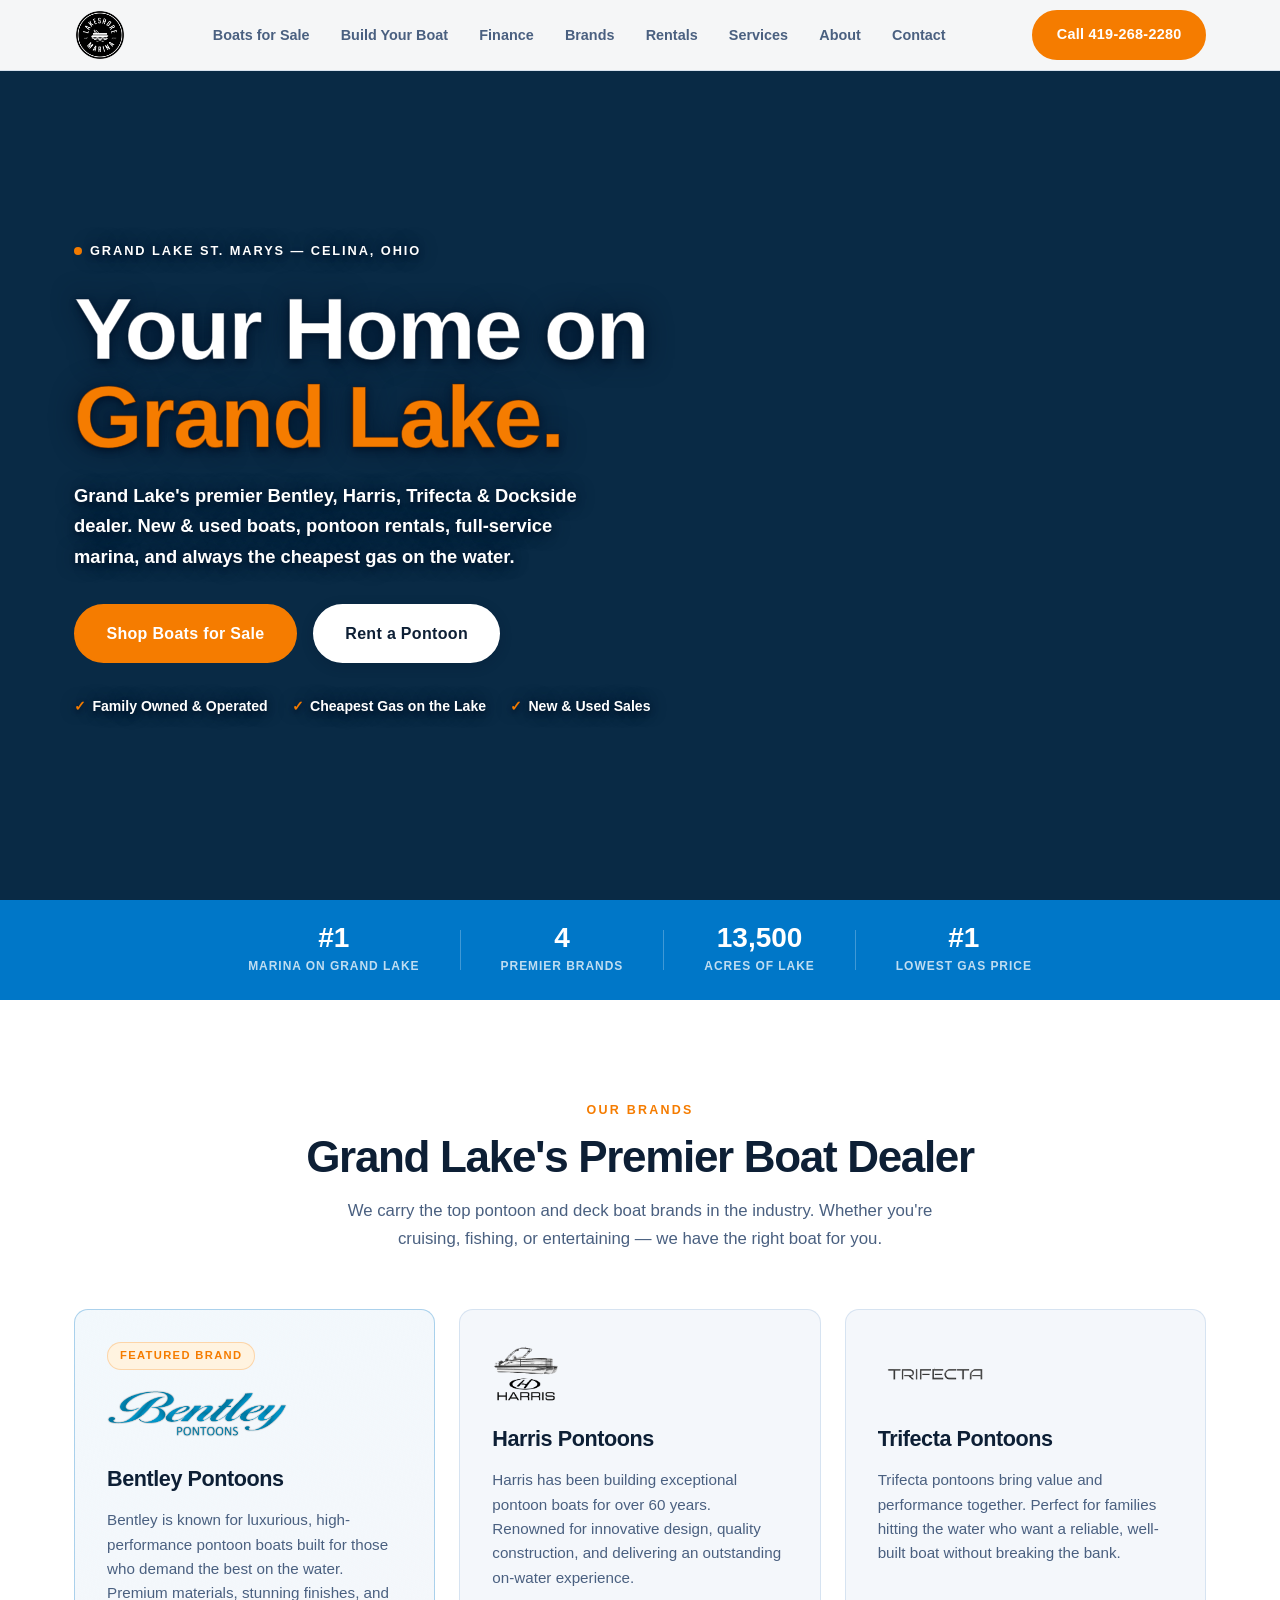
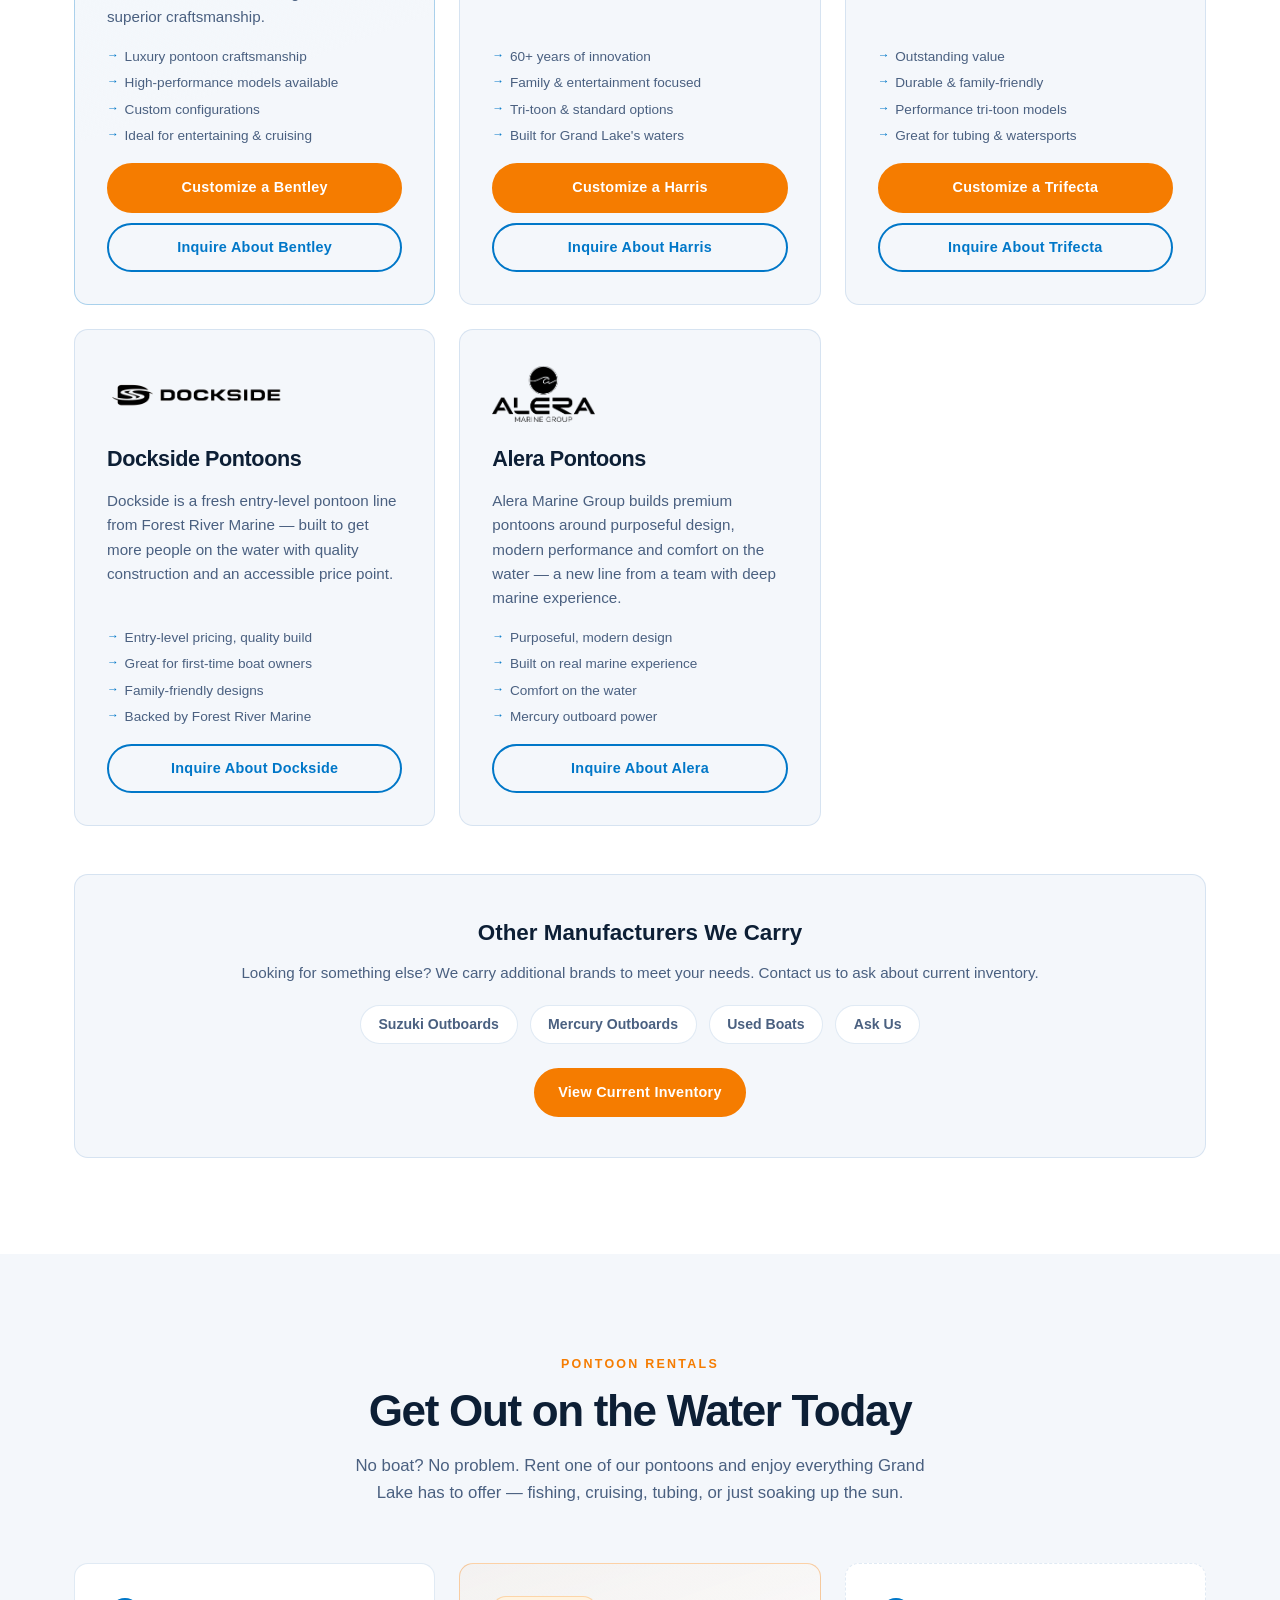
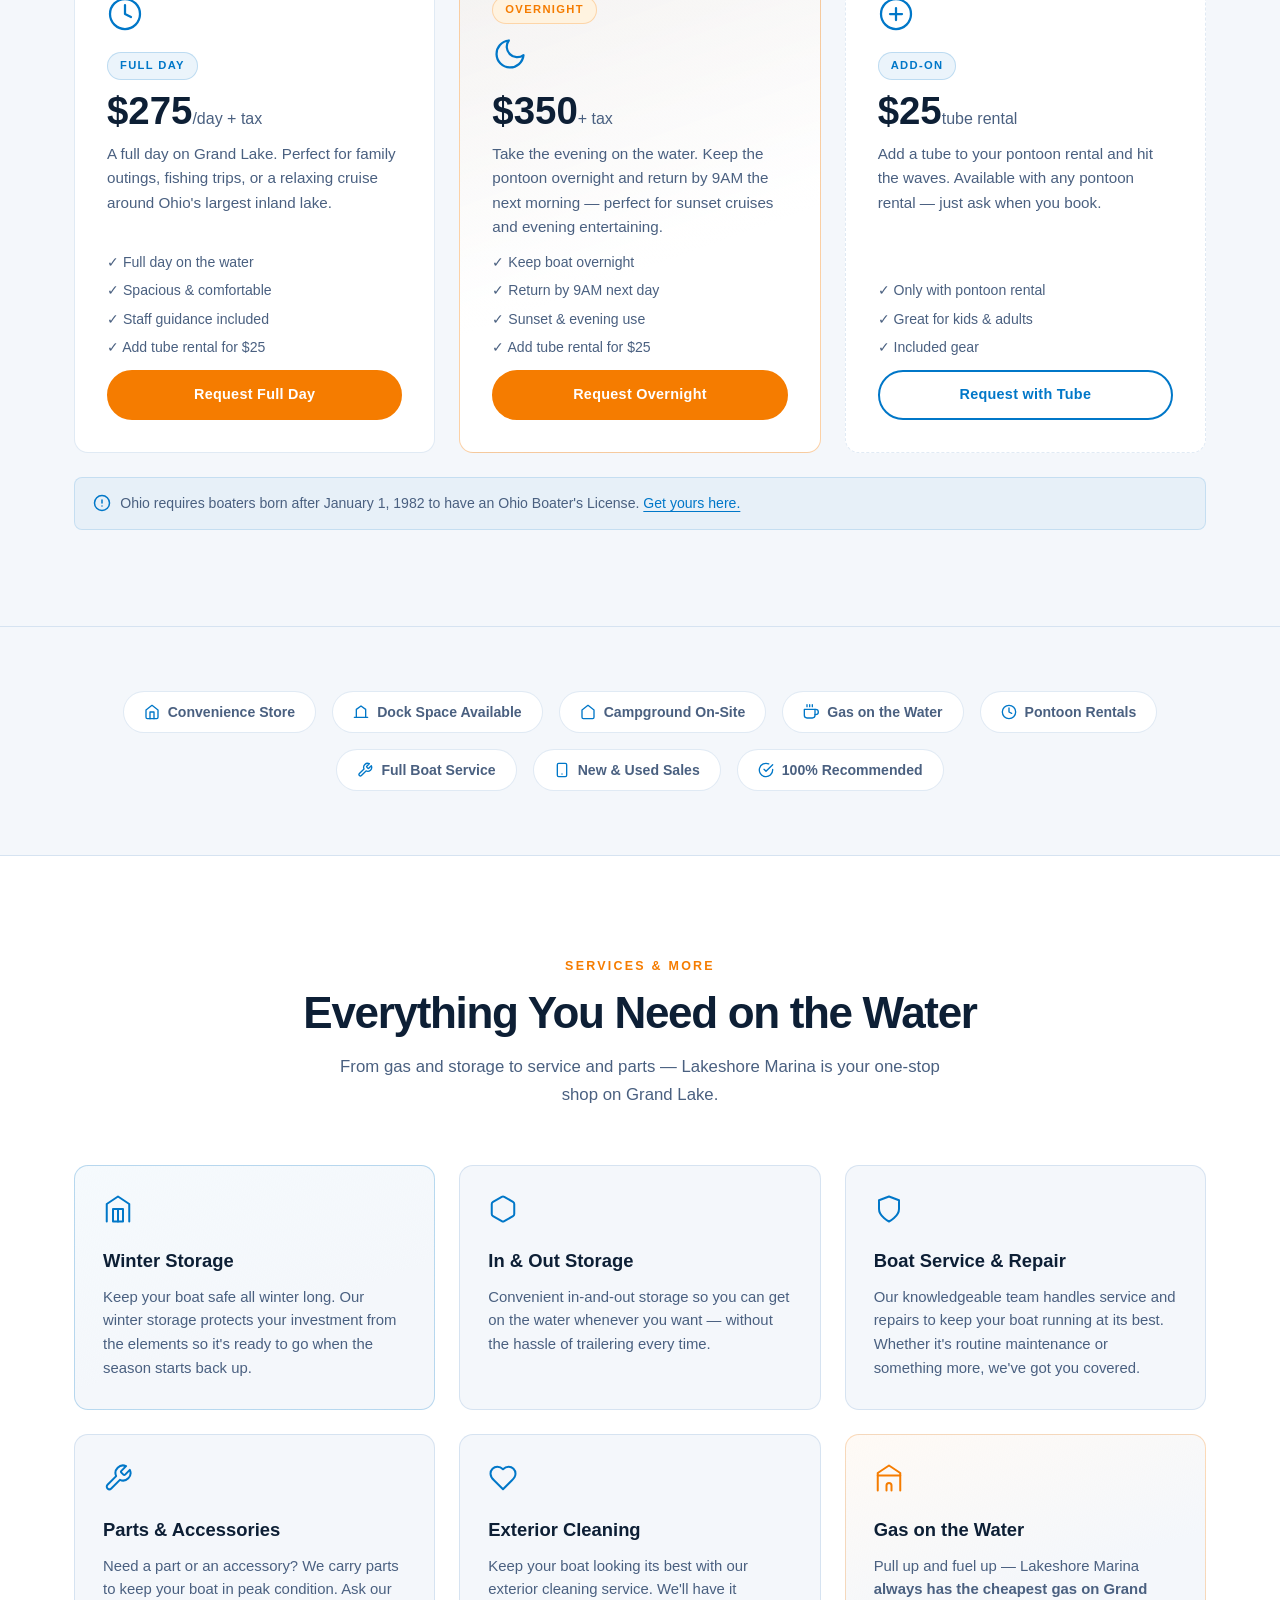
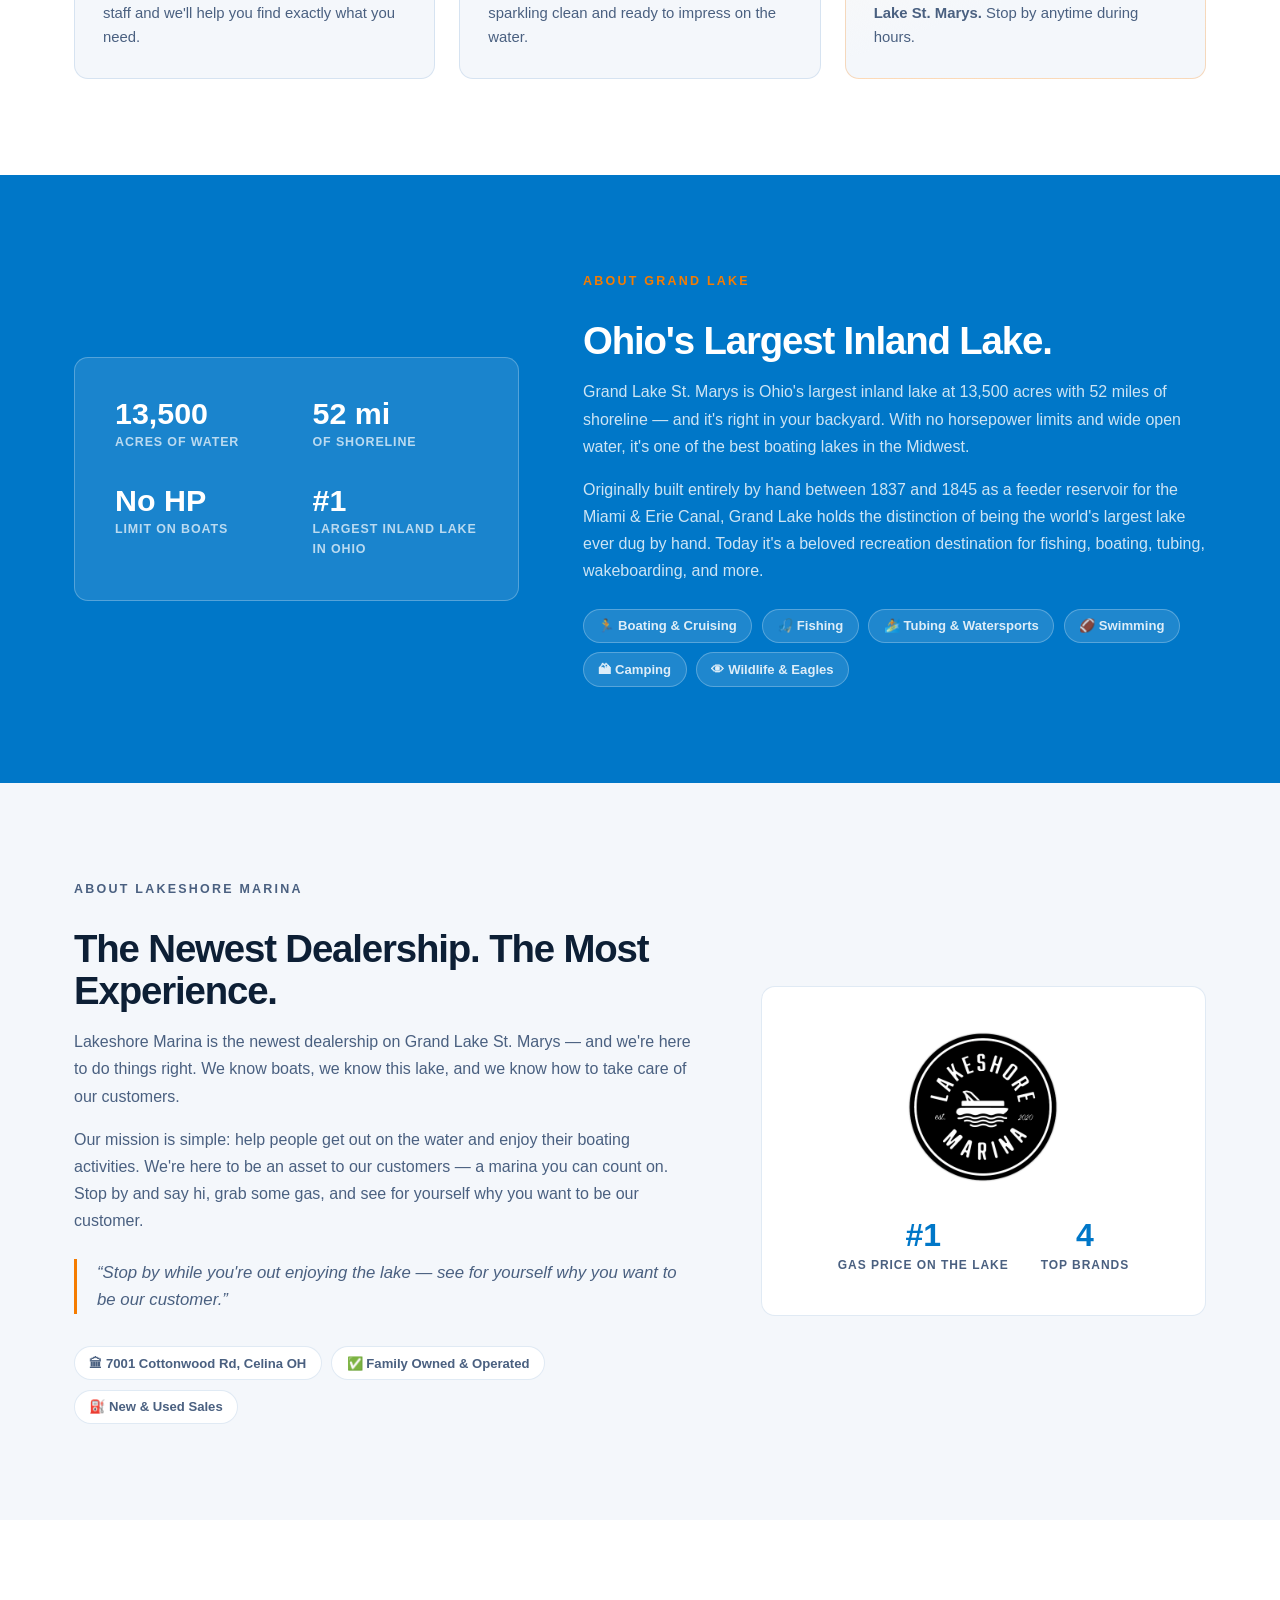
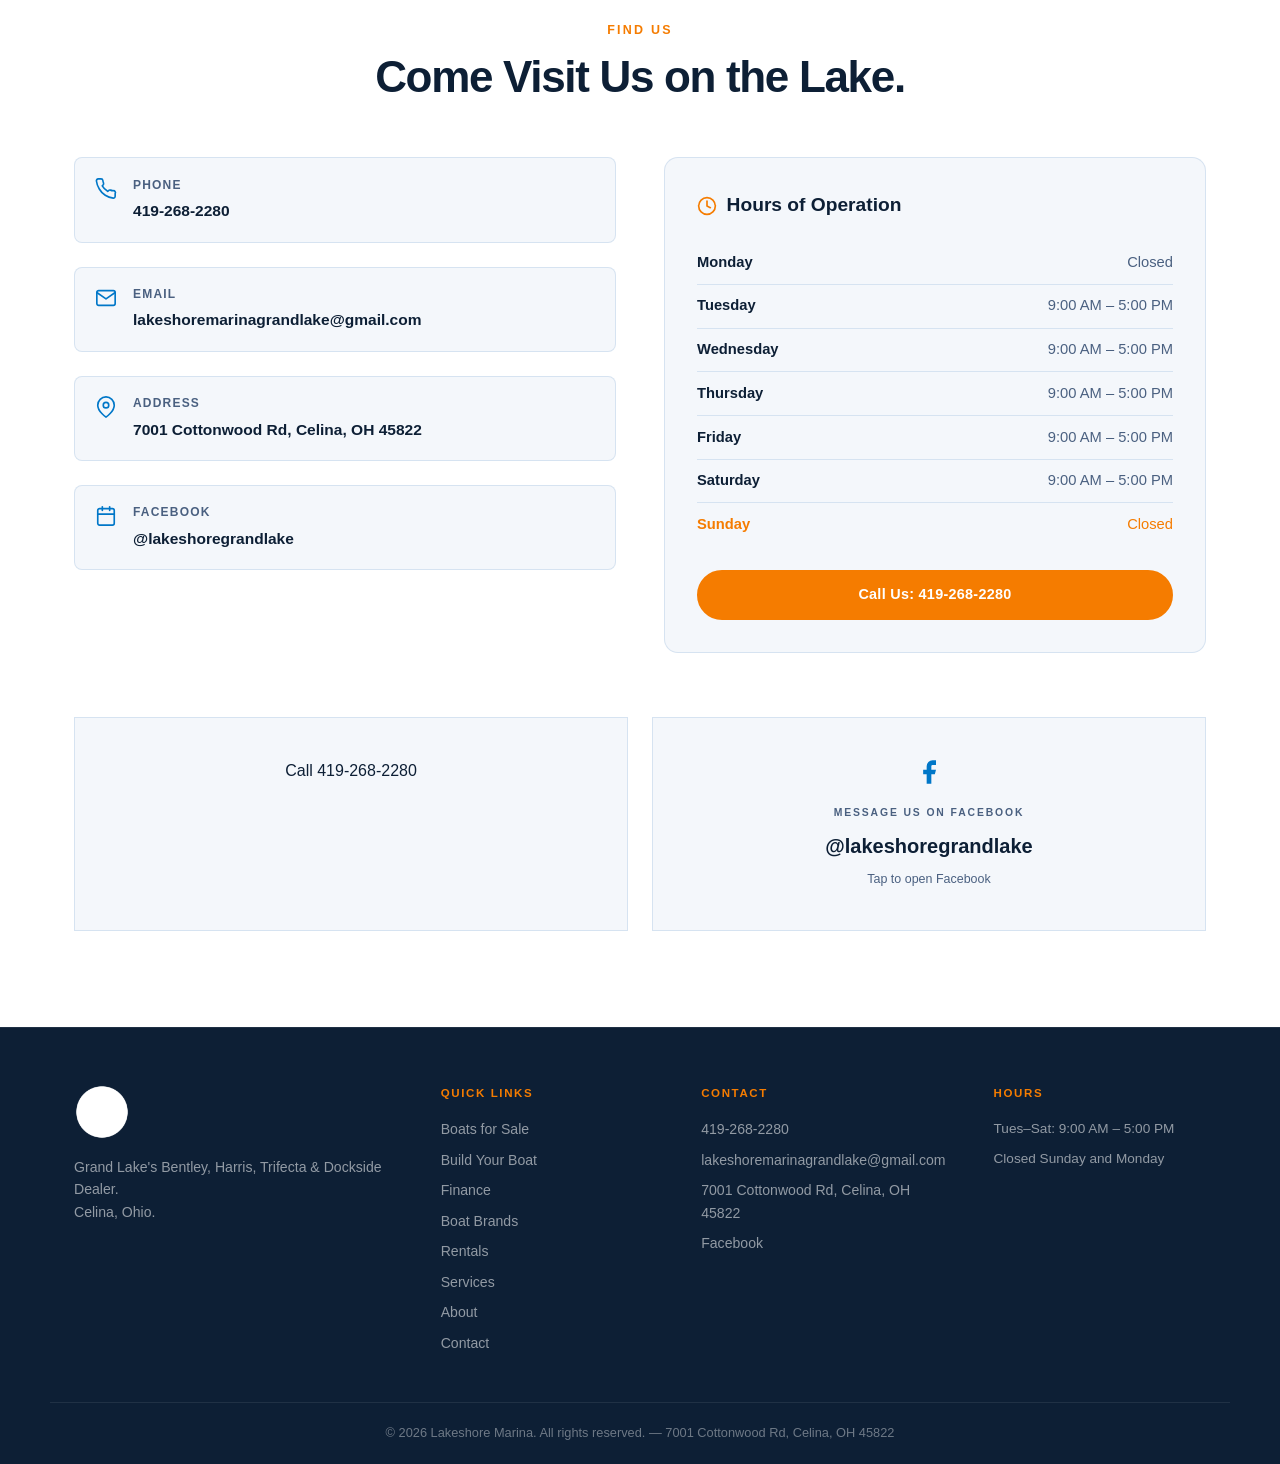
<file: index.html>
<!DOCTYPE html>
<html lang="en">
<head>
  <meta charset="UTF-8" />
  <meta name="viewport" content="width=device-width, initial-scale=1.0" />
  <title>Lakeshore Marina — Grand Lake St. Marys, Ohio</title>
  <meta name="description" content="Lakeshore Marina is Grand Lake's Bentley, Harris, Trifecta & Dockside dealer. New & used boats, pontoon rentals, service, storage, and the cheapest gas on the lake. Celina, OH." />
  <link href="https://api.fontshare.com/v2/css?f[]=cabinet-grotesk@700,800,900&f[]=satoshi@400,500,700&display=swap" rel="stylesheet" />
  <link rel="stylesheet" href="style.css" />
  <script src="https://identity.netlify.com/v1/netlify-identity-widget.js"></script>
</head>
<body>

  <!-- HEADER -->
  <header class="site-header" id="site-header">
    <div class="header-inner container">
      <a href="index.html" class="logo-link" aria-label="Lakeshore Marina — Home">
        <img src="logos/marina-logo.png" alt="Lakeshore Marina" class="logo-img" />
      </a>
      <nav class="main-nav" aria-label="Main navigation">
        <ul role="list">
          <li><a href="inventory.html">Boats for Sale</a></li>
          <li><a href="build-your-boat.html">Build Your Boat</a></li>
          <li><a href="https://gateway.appone.net/onlineapp/lakeshoremarina" target="_blank" rel="noopener noreferrer">Finance</a></li>
          <li><a href="#boats">Brands</a></li>
          <li><a href="#rentals">Rentals</a></li>
          <li><a href="#services">Services</a></li>
          <li><a href="#about">About</a></li>
          <li><a href="#contact">Contact</a></li>
        </ul>
      </nav>
      <div class="header-actions">
        <a href="tel:4192682280" class="btn btn-primary">Call Us</a>
        <button class="nav-toggle" id="nav-toggle" aria-label="Toggle navigation" aria-expanded="false">
          <span></span><span></span><span></span>
        </button>
      </div>
    </div>
    <nav class="mobile-nav" id="mobile-nav" aria-label="Mobile navigation" hidden>
      <ul role="list">
        <li><a href="inventory.html">Boats for Sale</a></li>
        <li><a href="build-your-boat.html">Build Your Boat</a></li>
        <li><a href="https://gateway.appone.net/onlineapp/lakeshoremarina" target="_blank" rel="noopener noreferrer">Finance</a></li>
        <li><a href="#boats">Brands</a></li>
        <li><a href="#rentals">Rentals</a></li>
        <li><a href="#services">Services</a></li>
        <li><a href="#about">About</a></li>
        <li><a href="#contact">Contact</a></li>
        <li><a href="tel:4192682280" class="btn btn-primary mobile-cta">Call 419-268-2280</a></li>
      </ul>
    </nav>
  </header>

  <main>
    <aside class="site-announcement" id="site-announcement" hidden>
      <div class="container">
        <p id="site-announcement-text"></p>
      </div>
    </aside>

    <!-- HERO -->
    <section class="hero" id="hero">
      <div class="hero-bg">
        <picture class="hero-boat-collage" aria-hidden="true">
          <source media="(max-width: 768px)" srcset="images/hero-boats-blended-mobile.webp" />
          <img
            src="images/hero-boats-blended.webp"
            alt=""
            width="1920"
            height="1080"
            fetchpriority="high"
            decoding="async"
          />
        </picture>
      </div>
      <div class="container hero-content">
        <div class="hero-eyebrow">
          <span class="eyebrow-dot"></span>
          <span>Grand Lake St. Marys &mdash; Celina, Ohio</span>
        </div>
        <h1 class="hero-h1">
          Your Home on<br>
          <span class="hero-accent">Grand Lake.</span>
        </h1>
        <p class="hero-sub" data-site-setting="homepage.hero_description">Grand Lake's premier Bentley, Harris, Trifecta &amp; Dockside dealer. New &amp; used boats, pontoon rentals, full-service marina, and always the cheapest gas on the water.</p>
        <div class="hero-ctas">
          <a href="inventory.html" class="btn btn-primary btn-lg">Shop Boats for Sale</a>
          <a href="#rentals" class="btn btn-ghost btn-lg">Rent a Pontoon</a>
        </div>
        <div class="hero-trust">
          <div class="trust-item"><span class="trust-icon">&#10003;</span> Family Owned &amp; Operated</div>
          <div class="trust-item"><span class="trust-icon">&#10003;</span> Cheapest Gas on the Lake</div>
          <div class="trust-item"><span class="trust-icon">&#10003;</span> New &amp; Used Sales</div>
        </div>
      </div>
    </section>

    <!-- PROOF BAR -->
    <div class="proof-bar">
      <div class="proof-inner container">
        <div class="proof-item">
          <span class="proof-num">#1</span>
          <span class="proof-label">Marina on Grand Lake</span>
        </div>
        <div class="proof-divider" aria-hidden="true"></div>
        <div class="proof-item">
          <span class="proof-num">4</span>
          <span class="proof-label">Premier Brands</span>
        </div>
        <div class="proof-divider" aria-hidden="true"></div>
        <div class="proof-item">
          <span class="proof-num">13,500</span>
          <span class="proof-label">Acres of Lake</span>
        </div>
        <div class="proof-divider" aria-hidden="true"></div>
        <div class="proof-item">
          <span class="proof-num">#1</span>
          <span class="proof-label">Lowest Gas Price</span>
        </div>
      </div>
    </div>

    <!-- BOATS / BRANDS -->
    <section class="boats-section" id="boats">
      <div class="container">
        <div class="section-header">
          <p class="section-eyebrow">Our Brands</p>
          <h2>Grand Lake's Premier Boat Dealer</h2>
          <p class="section-sub">We carry the top pontoon and deck boat brands in the industry. Whether you're cruising, fishing, or entertaining — we have the right boat for you.</p>
        </div>
        <div class="brands-grid">

          <div class="brand-card brand-card--featured">
            <div class="brand-badge">Featured Brand</div>
            <div class="brand-logo-wrap">
              <img src="logos/bentley-logo.png" alt="Bentley Pontoons" />
            </div>
            <h3>Bentley Pontoons</h3>
            <p>Bentley is known for luxurious, high-performance pontoon boats built for those who demand the best on the water. Premium materials, stunning finishes, and superior craftsmanship.</p>
            <ul class="brand-features">
              <li>Luxury pontoon craftsmanship</li>
              <li>High-performance models available</li>
              <li>Custom configurations</li>
              <li>Ideal for entertaining &amp; cruising</li>
            </ul>
            <div class="brand-card-actions">
              <a href="build-your-boat.html#bentley" class="btn btn-primary btn-full">Customize a Bentley</a>
              <a href="boat-inquiry.html#brand=Bentley" class="btn btn-outline btn-full">Inquire About Bentley</a>
            </div>
          </div>

          <div class="brand-card">
            <div class="brand-logo-wrap">
              <img src="logos/harris-logo.png" alt="Harris Pontoons" />
            </div>
            <h3>Harris Pontoons</h3>
            <p>Harris has been building exceptional pontoon boats for over 60 years. Renowned for innovative design, quality construction, and delivering an outstanding on-water experience.</p>
            <ul class="brand-features">
              <li>60+ years of innovation</li>
              <li>Family &amp; entertainment focused</li>
              <li>Tri-toon &amp; standard options</li>
              <li>Built for Grand Lake's waters</li>
            </ul>
            <div class="brand-card-actions">
              <a href="build-your-boat.html#harris" class="btn btn-primary btn-full">Customize a Harris</a>
              <a href="boat-inquiry.html#brand=Harris" class="btn btn-outline btn-full">Inquire About Harris</a>
            </div>
          </div>

          <div class="brand-card">
            <div class="brand-logo-wrap">
              <img src="logos/trifecta-logo.png" alt="Trifecta Pontoons" />
            </div>
            <h3>Trifecta Pontoons</h3>
            <p>Trifecta pontoons bring value and performance together. Perfect for families hitting the water who want a reliable, well-built boat without breaking the bank.</p>
            <ul class="brand-features">
              <li>Outstanding value</li>
              <li>Durable &amp; family-friendly</li>
              <li>Performance tri-toon models</li>
              <li>Great for tubing &amp; watersports</li>
            </ul>
            <div class="brand-card-actions">
              <a href="build-your-boat.html#trifecta" class="btn btn-primary btn-full">Customize a Trifecta</a>
              <a href="boat-inquiry.html#brand=Trifecta" class="btn btn-outline btn-full">Inquire About Trifecta</a>
            </div>
          </div>

          <div class="brand-card">
            <div class="brand-logo-wrap">
              <img src="dockside-logo.png" alt="Dockside Pontoons" />
            </div>
            <h3>Dockside Pontoons</h3>
            <p>Dockside is a fresh entry-level pontoon line from Forest River Marine — built to get more people on the water with quality construction and an accessible price point.</p>
            <ul class="brand-features">
              <li>Entry-level pricing, quality build</li>
              <li>Great for first-time boat owners</li>
              <li>Family-friendly designs</li>
              <li>Backed by Forest River Marine</li>
            </ul>
            <a href="boat-inquiry.html#brand=Dockside" class="btn btn-outline btn-full">Inquire About Dockside</a>
          </div>

          <div class="brand-card">
            <div class="brand-logo-wrap">
              <img src="logos/alera-logo.png" alt="Alera Marine Group" />
            </div>
            <h3>Alera Pontoons</h3>
            <p>Alera Marine Group builds premium pontoons around purposeful design, modern performance and comfort on the water &mdash; a new line from a team with deep marine experience.</p>
            <!--
              SOURCING. The paragraph is Alera Marine's own description of
              itself, from aleramarine.com. The Mercury bullet is from their
              Model M page and is also plainly visible on the transom in the
              photograph above; the other three are their own four stated
              attributes.

              NOT on this card on purpose: model names and sizes. Published
              sources disagree about them (M22/M23/M25 against M23Q/M23L/
              M25Q/M25L), which usually means the lineup moved between launch
              coverage and dealer listings. Get the current models from Alera
              or from Heather before putting a number on a dealer's page.
            -->
            <ul class="brand-features">
              <li>Purposeful, modern design</li>
              <li>Built on real marine experience</li>
              <li>Comfort on the water</li>
              <li>Mercury outboard power</li>
            </ul>
            <div class="brand-card-actions">
              <a href="boat-inquiry.html#brand=Alera" class="btn btn-outline btn-full">Inquire About Alera</a>
            </div>
          </div>

        </div>

        <!-- Other Manufacturers -->
        <div class="other-brands">
          <h3 class="other-brands-title">Other Manufacturers We Carry</h3>
          <p class="other-brands-sub">Looking for something else? We carry additional brands to meet your needs. Contact us to ask about current inventory.</p>
          <div class="other-brands-logos">
            <div class="other-brand-pill">Suzuki Outboards</div>
            <div class="other-brand-pill">Mercury Outboards</div>
            <div class="other-brand-pill">Used Boats</div>
            <div class="other-brand-pill">Ask Us</div>
          </div>
          <a href="inventory.html" class="btn btn-primary" style="margin-top:1.5rem">View Current Inventory</a>
        </div>
      </div>
    </section>

    <!-- RENTALS -->
    <section class="rentals-section" id="rentals">
      <div class="container">
        <div class="section-header">
          <p class="section-eyebrow">Pontoon Rentals</p>
          <h2 data-site-setting="homepage.rentals_heading">Get Out on the Water Today</h2>
          <p class="section-sub" data-site-setting="homepage.rentals_description">No boat? No problem. Rent one of our pontoons and enjoy everything Grand Lake has to offer — fishing, cruising, tubing, or just soaking up the sun.</p>
        </div>
        <div class="rentals-grid">
          <div class="rental-card">
            <div class="rental-icon">
              <svg width="36" height="36" viewBox="0 0 24 24" fill="none" stroke="currentColor" stroke-width="1.5" stroke-linecap="round" stroke-linejoin="round"><circle cx="12" cy="12" r="10"/><polyline points="12 6 12 12 16 14"/></svg>
            </div>
            <div class="rental-badge">Full Day</div>
            <div class="rental-price"><span class="rental-price-value" data-site-setting="rentals.full_day_price">$275</span><span>/day + tax</span></div>
            <p>A full day on Grand Lake. Perfect for family outings, fishing trips, or a relaxing cruise around Ohio's largest inland lake.</p>
            <ul class="rental-features">
              <li>&#10003; Full day on the water</li>
              <li>&#10003; Spacious &amp; comfortable</li>
              <li>&#10003; Staff guidance included</li>
              <li>&#10003; Add tube rental for $25</li>
            </ul>
            <a href="rental-inquiry.html#rental=Full+Day" class="btn btn-primary btn-full">Request Full Day</a>
          </div>
          <div class="rental-card rental-card--featured">
            <div class="rental-badge rental-badge--gold">Overnight</div>
            <div class="rental-icon">
              <svg width="36" height="36" viewBox="0 0 24 24" fill="none" stroke="currentColor" stroke-width="1.5" stroke-linecap="round" stroke-linejoin="round"><path d="M21 12.79A9 9 0 1 1 11.21 3 7 7 0 0 0 21 12.79z"/></svg>
            </div>
            <div class="rental-price"><span class="rental-price-value" data-site-setting="rentals.overnight_price">$350</span><span>+ tax</span></div>
            <p>Take the evening on the water. Keep the pontoon overnight and return by 9AM the next morning — perfect for sunset cruises and evening entertaining.</p>
            <ul class="rental-features">
              <li>&#10003; Keep boat overnight</li>
              <li>&#10003; Return by 9AM next day</li>
              <li>&#10003; Sunset &amp; evening use</li>
              <li>&#10003; Add tube rental for $25</li>
            </ul>
            <a href="rental-inquiry.html#rental=Overnight" class="btn btn-primary btn-full">Request Overnight</a>
          </div>
          <div class="rental-card rental-add-on">
            <div class="rental-icon">
              <svg width="36" height="36" viewBox="0 0 24 24" fill="none" stroke="currentColor" stroke-width="1.5" stroke-linecap="round" stroke-linejoin="round"><circle cx="12" cy="12" r="10"/><line x1="12" y1="8" x2="12" y2="16"/><line x1="8" y1="12" x2="16" y2="12"/></svg>
            </div>
            <div class="rental-badge">Add-On</div>
            <div class="rental-price"><span class="rental-price-value" data-site-setting="rentals.tube_price">$25</span><span>tube rental</span></div>
            <p>Add a tube to your pontoon rental and hit the waves. Available with any pontoon rental — just ask when you book.</p>
            <ul class="rental-features">
              <li>&#10003; Only with pontoon rental</li>
              <li>&#10003; Great for kids &amp; adults</li>
              <li>&#10003; Included gear</li>
            </ul>
            <a href="rental-inquiry.html#rental=Full+Day&tube=Yes" class="btn btn-outline btn-full">Request with Tube</a>
          </div>
        </div>
        <div class="rental-note">
          <svg width="18" height="18" viewBox="0 0 24 24" fill="none" stroke="currentColor" stroke-width="2" stroke-linecap="round" stroke-linejoin="round"><circle cx="12" cy="12" r="10"/><line x1="12" y1="8" x2="12" y2="12"/><line x1="12" y1="16" x2="12.01" y2="16"/></svg>
          <span>Ohio requires boaters born after January 1, 1982 to have an Ohio Boater's License. <a href="https://www.boatus.org/ohio/" target="_blank" rel="noopener noreferrer">Get yours here.</a></span>
        </div>
      </div>
    </section>

    <!-- AMENITIES BAR -->
    <section class="amenities-section">
      <div class="container">
        <div class="amenities-grid">
          <div class="amenity-pill">
            <svg width="16" height="16" viewBox="0 0 24 24" fill="none" stroke="currentColor" stroke-width="2" stroke-linecap="round" stroke-linejoin="round"><path d="M3 9l9-7 9 7v11a2 2 0 0 1-2 2H5a2 2 0 0 1-2-2z"/><polyline points="9 22 9 12 15 12 15 22"/></svg>
            Convenience Store
          </div>
          <div class="amenity-pill">
            <svg width="16" height="16" viewBox="0 0 24 24" fill="none" stroke="currentColor" stroke-width="2" stroke-linecap="round" stroke-linejoin="round"><path d="M2 20h20"/><path d="M5 20V8l7-5 7 5v12"/></svg>
            Dock Space Available
          </div>
          <div class="amenity-pill">
            <svg width="16" height="16" viewBox="0 0 24 24" fill="none" stroke="currentColor" stroke-width="2" stroke-linecap="round" stroke-linejoin="round"><path d="M3 9l9-7 9 7v11a2 2 0 0 1-2 2H5a2 2 0 0 1-2-2z"/></svg>
            Campground On-Site
          </div>
          <div class="amenity-pill">
            <svg width="16" height="16" viewBox="0 0 24 24" fill="none" stroke="currentColor" stroke-width="2" stroke-linecap="round" stroke-linejoin="round"><path d="M18 8h1a4 4 0 0 1 0 8h-1"/><path d="M2 8h16v9a4 4 0 0 1-4 4H6a4 4 0 0 1-4-4V8z"/><line x1="6" y1="1" x2="6" y2="4"/><line x1="10" y1="1" x2="10" y2="4"/><line x1="14" y1="1" x2="14" y2="4"/></svg>
            Gas on the Water
          </div>
          <div class="amenity-pill">
            <svg width="16" height="16" viewBox="0 0 24 24" fill="none" stroke="currentColor" stroke-width="2" stroke-linecap="round" stroke-linejoin="round"><circle cx="12" cy="12" r="10"/><polyline points="12 6 12 12 16 14"/></svg>
            Pontoon Rentals
          </div>
          <div class="amenity-pill">
            <svg width="16" height="16" viewBox="0 0 24 24" fill="none" stroke="currentColor" stroke-width="2" stroke-linecap="round" stroke-linejoin="round"><path d="M14.7 6.3a1 1 0 0 0 0 1.4l1.6 1.6a1 1 0 0 0 1.4 0l3.77-3.77a6 6 0 0 1-7.94 7.94l-6.91 6.91a2.12 2.12 0 0 1-3-3l6.91-6.91a6 6 0 0 1 7.94-7.94l-3.76 3.76z"/></svg>
            Full Boat Service
          </div>
          <div class="amenity-pill">
            <svg width="16" height="16" viewBox="0 0 24 24" fill="none" stroke="currentColor" stroke-width="2" stroke-linecap="round" stroke-linejoin="round"><rect x="5" y="2" width="14" height="20" rx="2"/><path d="M12 18h.01"/></svg>
            New &amp; Used Sales
          </div>
          <div class="amenity-pill">
            <svg width="16" height="16" viewBox="0 0 24 24" fill="none" stroke="currentColor" stroke-width="2" stroke-linecap="round" stroke-linejoin="round"><path d="M22 11.08V12a10 10 0 1 1-5.93-9.14"/><polyline points="22 4 12 14.01 9 11.01"/></svg>
            100% Recommended
          </div>
        </div>
      </div>
    </section>

    <!-- SERVICES -->
    <section class="services-section" id="services">
      <div class="container">
        <div class="section-header">
          <p class="section-eyebrow">Services &amp; More</p>
          <h2>Everything You Need on the Water</h2>
          <p class="section-sub">From gas and storage to service and parts — Lakeshore Marina is your one-stop shop on Grand Lake.</p>
        </div>
        <div class="services-grid">
          <div class="service-card service-card--featured">
            <div class="service-icon">
              <svg width="30" height="30" viewBox="0 0 24 24" fill="none" stroke="currentColor" stroke-width="1.6" stroke-linecap="round" stroke-linejoin="round"><path d="M3 22V8l9-6 9 6v14"/><path d="M12 22V12"/><rect x="8" y="12" width="8" height="10"/></svg>
            </div>
            <h3>Winter Storage</h3>
            <p>Keep your boat safe all winter long. Our winter storage protects your investment from the elements so it's ready to go when the season starts back up.</p>
          </div>
          <div class="service-card">
            <div class="service-icon">
              <svg width="30" height="30" viewBox="0 0 24 24" fill="none" stroke="currentColor" stroke-width="1.6" stroke-linecap="round" stroke-linejoin="round"><path d="M21 16V8a2 2 0 0 0-1-1.73l-7-4a2 2 0 0 0-2 0l-7 4A2 2 0 0 0 3 8v8a2 2 0 0 0 1 1.73l7 4a2 2 0 0 0 2 0l7-4A2 2 0 0 0 21 16z"/></svg>
            </div>
            <h3>In &amp; Out Storage</h3>
            <p>Convenient in-and-out storage so you can get on the water whenever you want — without the hassle of trailering every time.</p>
          </div>
          <div class="service-card">
            <div class="service-icon">
              <svg width="30" height="30" viewBox="0 0 24 24" fill="none" stroke="currentColor" stroke-width="1.6" stroke-linecap="round" stroke-linejoin="round"><path d="M12 22s8-4 8-10V5l-8-3-8 3v7c0 6 8 10 8 10z"/></svg>
            </div>
            <h3>Boat Service &amp; Repair</h3>
            <p>Our knowledgeable team handles service and repairs to keep your boat running at its best. Whether it's routine maintenance or something more, we've got you covered.</p>
          </div>
          <div class="service-card">
            <div class="service-icon">
              <svg width="30" height="30" viewBox="0 0 24 24" fill="none" stroke="currentColor" stroke-width="1.6" stroke-linecap="round" stroke-linejoin="round"><path d="M14.7 6.3a1 1 0 0 0 0 1.4l1.6 1.6a1 1 0 0 0 1.4 0l3.77-3.77a6 6 0 0 1-7.94 7.94l-6.91 6.91a2.12 2.12 0 0 1-3-3l6.91-6.91a6 6 0 0 1 7.94-7.94l-3.76 3.76z"/></svg>
            </div>
            <h3>Parts &amp; Accessories</h3>
            <p>Need a part or an accessory? We carry parts to keep your boat in peak condition. Ask our staff and we'll help you find exactly what you need.</p>
          </div>
          <div class="service-card">
            <div class="service-icon">
              <svg width="30" height="30" viewBox="0 0 24 24" fill="none" stroke="currentColor" stroke-width="1.6" stroke-linecap="round" stroke-linejoin="round"><path d="M19 14c1.49-1.46 3-3.21 3-5.5A5.5 5.5 0 0 0 16.5 3c-1.76 0-3 .5-4.5 2-1.5-1.5-2.74-2-4.5-2A5.5 5.5 0 0 0 2 8.5c0 2.3 1.5 4.05 3 5.5l7 7Z"/></svg>
            </div>
            <h3>Exterior Cleaning</h3>
            <p>Keep your boat looking its best with our exterior cleaning service. We'll have it sparkling clean and ready to impress on the water.</p>
          </div>
          <div class="service-card service-card--gas">
            <div class="service-icon">
              <svg width="30" height="30" viewBox="0 0 24 24" fill="none" stroke="currentColor" stroke-width="1.6" stroke-linecap="round" stroke-linejoin="round"><path d="M3 22V8l9-6 9 6v14"/><path d="M14 22v-4a2 2 0 0 0-2-2v0a2 2 0 0 0-2 2v4"/><path d="M3 10h18"/></svg>
            </div>
            <h3>Gas on the Water</h3>
            <p>Pull up and fuel up — Lakeshore Marina <strong>always has the cheapest gas on Grand Lake St. Marys.</strong> Stop by anytime during hours.</p>
          </div>
        </div>
      </div>
    </section>

    <!-- ABOUT GRAND LAKE -->
    <section class="lake-section" id="lake">
      <div class="container">
        <div class="lake-layout">
          <div class="lake-visual">
            <div class="lake-card">
              <div class="lake-stats">
                <div class="lake-stat">
                  <span class="lake-stat-num">13,500</span>
                  <span class="lake-stat-label">Acres of Water</span>
                </div>
                <div class="lake-stat">
                  <span class="lake-stat-num">52 mi</span>
                  <span class="lake-stat-label">of Shoreline</span>
                </div>
                <div class="lake-stat">
                  <span class="lake-stat-num">No HP</span>
                  <span class="lake-stat-label">Limit on Boats</span>
                </div>
                <div class="lake-stat">
                  <span class="lake-stat-num">#1</span>
                  <span class="lake-stat-label">Largest Inland Lake in Ohio</span>
                </div>
              </div>
            </div>
          </div>
          <div class="lake-text">
            <p class="section-eyebrow">About Grand Lake</p>
            <h2>Ohio's Largest Inland Lake.</h2>
            <p>Grand Lake St. Marys is Ohio's largest inland lake at 13,500 acres with 52 miles of shoreline — and it's right in your backyard. With no horsepower limits and wide open water, it's one of the best boating lakes in the Midwest.</p>
            <p>Originally built entirely by hand between 1837 and 1845 as a feeder reservoir for the Miami &amp; Erie Canal, Grand Lake holds the distinction of being the world's largest lake ever dug by hand. Today it's a beloved recreation destination for fishing, boating, tubing, wakeboarding, and more.</p>
            <div class="lake-activities">
              <span class="activity-tag">&#127939; Boating &amp; Cruising</span>
              <span class="activity-tag">&#127907; Fishing</span>
              <span class="activity-tag">&#127940; Tubing &amp; Watersports</span>
              <span class="activity-tag">&#127944; Swimming</span>
              <span class="activity-tag">&#127956; Camping</span>
              <span class="activity-tag">&#128065; Wildlife &amp; Eagles</span>
            </div>
          </div>
        </div>
      </div>
    </section>

    <!-- ABOUT -->
    <section class="about-section" id="about">
      <div class="container">
        <div class="about-layout">
          <div class="about-text">
            <p class="section-eyebrow">About Lakeshore Marina</p>
            <h2 data-site-setting="homepage.about_heading">The Newest Dealership. The Most Experience.</h2>
            <p data-site-setting="homepage.about_paragraph_one">Lakeshore Marina is the newest dealership on Grand Lake St. Marys — and we're here to do things right. We know boats, we know this lake, and we know how to take care of our customers.</p>
            <p data-site-setting="homepage.about_paragraph_two">Our mission is simple: help people get out on the water and enjoy their boating activities. We're here to be an asset to our customers — a marina you can count on. Stop by and say hi, grab some gas, and see for yourself why you want to be our customer.</p>
            <blockquote class="about-quote">
              &ldquo;Stop by while you're out enjoying the lake — see for yourself why you want to be our customer.&rdquo;
            </blockquote>
            <div class="about-tags">
              <span class="about-tag">&#127963; 7001 Cottonwood Rd, Celina OH</span>
              <span class="about-tag">&#9989; Family Owned &amp; Operated</span>
              <span class="about-tag">&#9981;&#65039; New &amp; Used Sales</span>
            </div>
          </div>
          <div class="about-visual">
            <div class="about-card">
              <img src="logos/marina-logo.png" alt="Lakeshore Marina" class="about-marina-logo" />
              <div class="about-stat-row">
                <div class="about-stat">
                  <span class="about-stat-num">#1</span>
                  <span class="about-stat-label">Gas Price on the Lake</span>
                </div>
                <div class="about-stat">
                  <span class="about-stat-num">4</span>
                  <span class="about-stat-label">Top Brands</span>
                </div>
              </div>
            </div>
          </div>
        </div>
      </div>
    </section>

    <!-- CONTACT / HOURS -->
    <section class="contact-section" id="contact">
      <div class="container">
        <div class="section-header">
          <p class="section-eyebrow">Find Us</p>
          <h2>Come Visit Us on the Lake.</h2>
        </div>
        <div class="contact-layout">
          <div class="contact-info">
            <div class="info-block">
              <div class="info-icon">
                <svg width="22" height="22" viewBox="0 0 24 24" fill="none" stroke="currentColor" stroke-width="1.8" stroke-linecap="round" stroke-linejoin="round"><path d="M22 16.92v3a2 2 0 0 1-2.18 2 19.79 19.79 0 0 1-8.63-3.07A19.5 19.5 0 0 1 4.69 12 19.79 19.79 0 0 1 1.61 3.56 2 2 0 0 1 3.59 1h3a2 2 0 0 1 2 1.72c.127.96.361 1.903.7 2.81a2 2 0 0 1-.45 2.11L7.91 8.64a16 16 0 0 0 5.9 5.9l.95-.85a2 2 0 0 1 2.11-.45c.907.339 1.85.573 2.81.7A2 2 0 0 1 22 16.92z"/></svg>
              </div>
              <div>
                <p class="info-label">Phone</p>
                <a href="tel:4192682280" class="info-value">419-268-2280</a>
              </div>
            </div>
            <div class="info-block">
              <div class="info-icon">
                <svg width="22" height="22" viewBox="0 0 24 24" fill="none" stroke="currentColor" stroke-width="1.8" stroke-linecap="round" stroke-linejoin="round"><path d="M4 4h16c1.1 0 2 .9 2 2v12c0 1.1-.9 2-2 2H4c-1.1 0-2-.9-2-2V6c0-1.1.9-2 2-2z"/><polyline points="22,6 12,13 2,6"/></svg>
              </div>
              <div>
                <p class="info-label">Email</p>
                <a href="mailto:lakeshoremarinagrandlake@gmail.com" class="info-value">lakeshoremarinagrandlake@gmail.com</a>
              </div>
            </div>
            <div class="info-block">
              <div class="info-icon">
                <svg width="22" height="22" viewBox="0 0 24 24" fill="none" stroke="currentColor" stroke-width="1.8" stroke-linecap="round" stroke-linejoin="round"><path d="M21 10c0 7-9 13-9 13s-9-6-9-13a9 9 0 0 1 18 0z"/><circle cx="12" cy="10" r="3"/></svg>
              </div>
              <div>
                <p class="info-label">Address</p>
                <a href="https://maps.google.com/?q=7001+Cottonwood+Rd+Celina+OH+45822" target="_blank" rel="noopener noreferrer" class="info-value">7001 Cottonwood Rd<br>Celina, OH 45822</a>
              </div>
            </div>
            <div class="info-block">
              <div class="info-icon">
                <svg width="22" height="22" viewBox="0 0 24 24" fill="none" stroke="currentColor" stroke-width="1.8" stroke-linecap="round" stroke-linejoin="round"><rect x="3" y="4" width="18" height="18" rx="2" ry="2"/><line x1="16" y1="2" x2="16" y2="6"/><line x1="8" y1="2" x2="8" y2="6"/><line x1="3" y1="10" x2="21" y2="10"/></svg>
              </div>
              <div>
                <p class="info-label">Facebook</p>
                <a href="https://www.facebook.com/lakeshoregrandlake/" target="_blank" rel="noopener noreferrer" class="info-value">@lakeshoregrandlake</a>
              </div>
            </div>
          </div>

          <div class="hours-card">
            <h3 class="hours-title">
              <svg width="20" height="20" viewBox="0 0 24 24" fill="none" stroke="currentColor" stroke-width="2" stroke-linecap="round" stroke-linejoin="round"><circle cx="12" cy="12" r="10"/><polyline points="12 6 12 12 16 14"/></svg>
              Hours of Operation
            </h3>
            <div class="hours-list">
              <div class="hours-row">
                <span class="hours-day">Monday</span>
                <span class="hours-time">9:00 AM – 5:00 PM</span>
              </div>
              <div class="hours-row">
                <span class="hours-day">Tuesday</span>
                <span class="hours-time">9:00 AM – 5:00 PM</span>
              </div>
              <div class="hours-row">
                <span class="hours-day">Wednesday</span>
                <span class="hours-time">9:00 AM – 5:00 PM</span>
              </div>
              <div class="hours-row">
                <span class="hours-day">Thursday</span>
                <span class="hours-time">9:00 AM – 5:00 PM</span>
              </div>
              <div class="hours-row">
                <span class="hours-day">Friday</span>
                <span class="hours-time">9:00 AM – 5:00 PM</span>
              </div>
              <div class="hours-row">
                <span class="hours-day">Saturday</span>
                <span class="hours-time">9:00 AM – 5:00 PM</span>
              </div>
              <div class="hours-row hours-row--sunday">
                <span class="hours-day">Sunday</span>
                <span class="hours-time">12:00 PM – 3:00 PM</span>
              </div>
            </div>
            <a href="tel:4192682280" class="btn btn-primary btn-full" style="margin-top:1.5rem">Call Us: 419-268-2280</a>
          </div>
        </div>

        <!-- Reach Us -->  
        <div class="reach-cards">
          <a href="tel:4192682280" class="reach-card">
            <div class="reach-icon">
              <svg width="28" height="28" viewBox="0 0 24 24" fill="none" stroke="currentColor" stroke-width="1.8" stroke-linecap="round" stroke-linejoin="round"><path d="M22 16.92v3a2 2 0 0 1-2.18 2 19.79 19.79 0 0 1-8.63-3.07A19.5 19.5 0 0 1 4.69 12 19.79 19.79 0 0 1 1.61 3.56 2 2 0 0 1 3.59 1h3a2 2 0 0 1 2 1.72c.127.96.361 1.903.7 2.81a2 2 0 0 1-.45 2.11L7.91 8.64a16 16 0 0 0 5.9 5.9l.95-.85a2 2 0 0 1 2.11-.45c.907.339 1.85.573 2.81.7A2 2 0 0 1 22 16.92z"/></svg>
            </div>
            <div class="reach-label">Call Us</div>
            <div class="reach-val">419-268-2280</div>
            <div class="reach-note">Tap to call</div>
          </a>
          <a href="https://www.facebook.com/lakeshoregrandlake/" target="_blank" rel="noopener" class="reach-card">
            <div class="reach-icon">
              <svg width="28" height="28" viewBox="0 0 24 24" fill="currentColor"><path d="M18 2h-3a5 5 0 0 0-5 5v3H7v4h3v8h4v-8h3l1-4h-4V7a1 1 0 0 1 1-1h3z"/></svg>
            </div>
            <div class="reach-label">Message Us on Facebook</div>
            <div class="reach-val">@lakeshoregrandlake</div>
            <div class="reach-note">Tap to open Facebook</div>
          </a>
        </div>
      </div>
    </section>

  </main>

  <!-- FOOTER -->
  <footer class="site-footer">
    <div class="container footer-inner">
      <div class="footer-brand">
        <div class="footer-logo-wrap">
          <img src="logos/marina-logo.png" alt="Lakeshore Marina" class="footer-logo-img" />
        </div>
        <p class="footer-tagline">Grand Lake's Bentley, Harris, Trifecta &amp; Dockside Dealer.<br>Celina, Ohio.</p>
      </div>
      <div class="footer-links-group">
        <p class="footer-col-label">Quick Links</p>
        <ul role="list">
          <li><a href="inventory.html">Boats for Sale</a></li>
          <li><a href="build-your-boat.html">Build Your Boat</a></li>
          <li><a href="https://gateway.appone.net/onlineapp/lakeshoremarina" target="_blank" rel="noopener noreferrer">Finance</a></li>
          <li><a href="#boats">Boat Brands</a></li>
          <li><a href="#rentals">Rentals</a></li>
          <li><a href="#services">Services</a></li>
          <li><a href="#about">About</a></li>
          <li><a href="#contact">Contact</a></li>
        </ul>
      </div>
      <div class="footer-links-group">
        <p class="footer-col-label">Contact</p>
        <ul role="list">
          <li><a href="tel:4192682280">419-268-2280</a></li>
          <li><a href="mailto:lakeshoremarinagrandlake@gmail.com">lakeshoremarinagrandlake@gmail.com</a></li>
          <li><a href="https://maps.google.com/?q=7001+Cottonwood+Rd+Celina+OH+45822" target="_blank" rel="noopener noreferrer">7001 Cottonwood Rd, Celina OH 45822</a></li>
          <li><a href="https://www.facebook.com/lakeshoregrandlake/" target="_blank" rel="noopener noreferrer">Facebook</a></li>
        </ul>
      </div>
      <div class="footer-links-group">
        <p class="footer-col-label">Hours</p>
        <ul role="list" class="footer-hours">
          <li>Mon–Sat: 9:00 AM – 5:00 PM</li>
          <li>Sunday: 12:00 PM – 3:00 PM</li>
        </ul>
      </div>
    </div>
    <div class="footer-bottom container">
      <p>&copy; <span id="year"></span> Lakeshore Marina. All rights reserved. &mdash; 7001 Cottonwood Rd, Celina, OH 45822</p>
    </div>
  </footer>

  <!-- STICKY MOBILE CTA -->
  <div class="sticky-cta" id="sticky-cta" aria-hidden="true">
    <a href="tel:4192682280" class="btn btn-primary btn-full">Call 419-268-2280</a>
  </div>

  <script src="main.js"></script>
  <script>
    if (window.netlifyIdentity) {
      window.netlifyIdentity.on('init', function (user) {
        if (!user) {
          window.netlifyIdentity.on('login', function () {
            window.location.href = '/admin/';
          });
        }
      });
    }
  </script>
  <!-- Kenect customer texting widget -->
  <script async src="https://resource.kenect.com/api/v1/widget/client-data/H3OdAKeQLEzrWjeyfZGbTZ" type="text/javascript"></script>
</body>
</html>
</file>
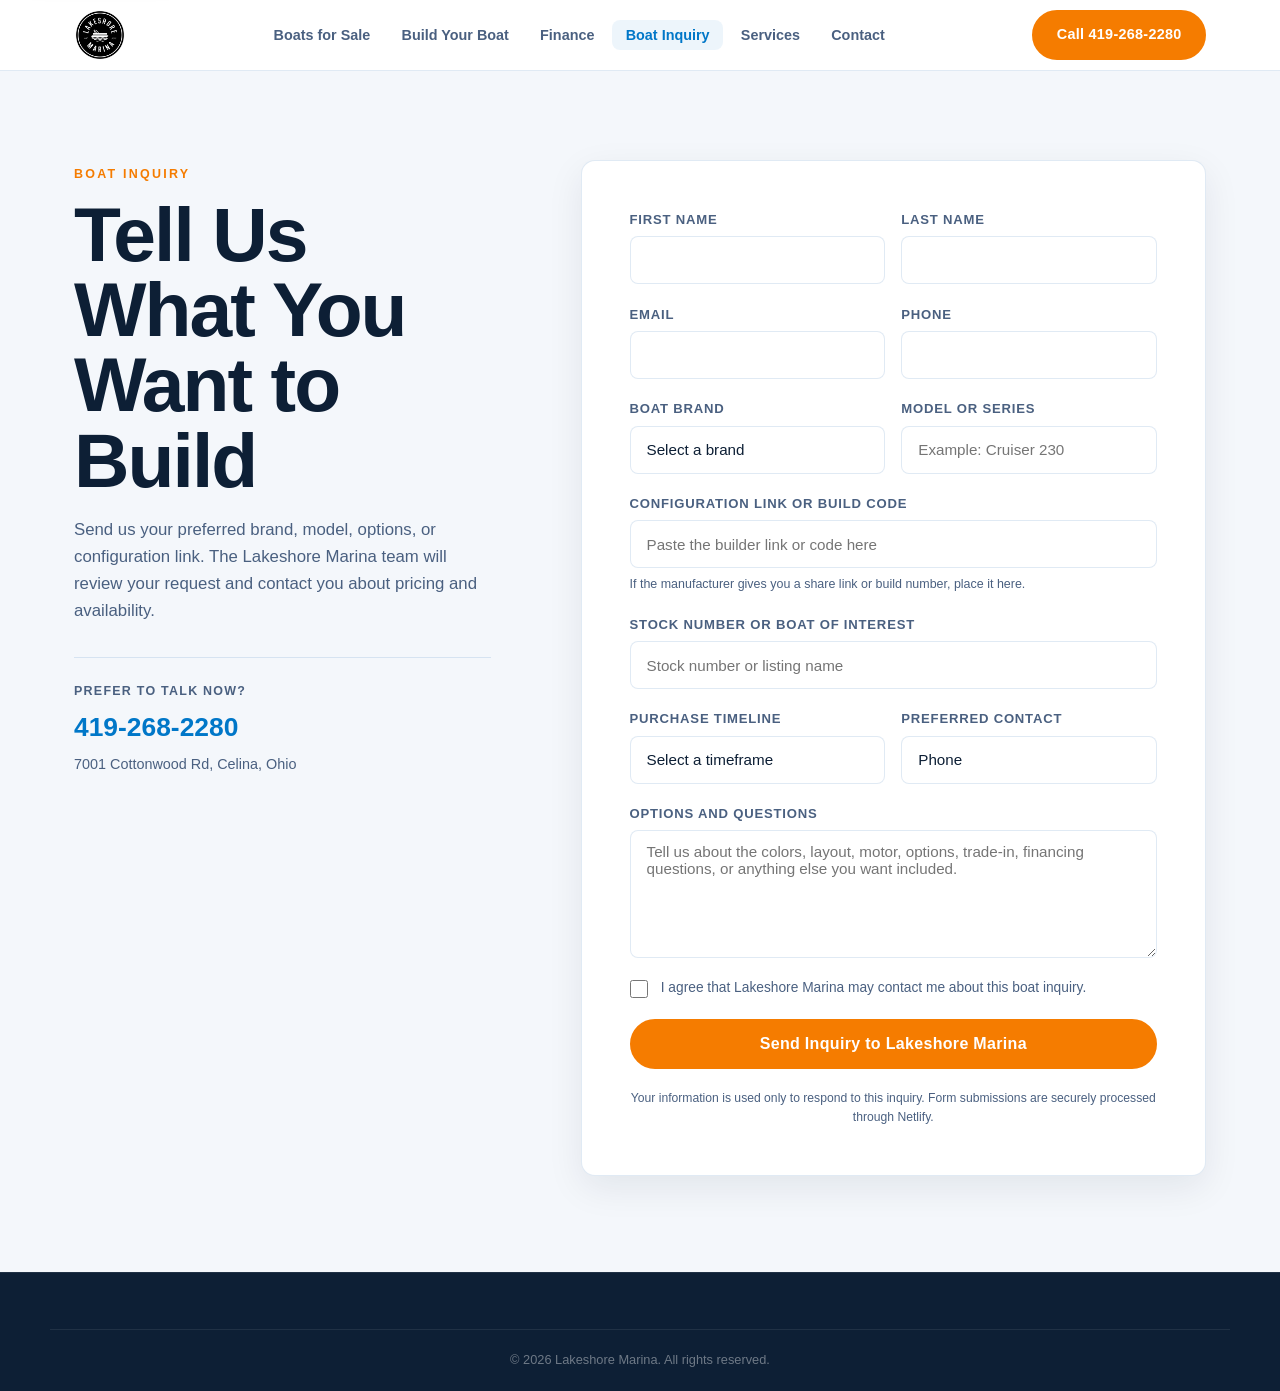
<file: boat-inquiry.html>
<!DOCTYPE html>
<html lang="en">
<head>
  <meta charset="UTF-8" />
  <meta name="viewport" content="width=device-width, initial-scale=1.0" />
  <title>Boat Inquiry | Lakeshore Marina</title>
  <meta name="description" content="Send your custom boat build or new boat questions to Lakeshore Marina in Celina, Ohio." />
  <meta name="robots" content="index,follow" />
  <link rel="preconnect" href="https://api.fontshare.com" />
  <link href="https://api.fontshare.com/v2/css?f[]=cabinet-grotesk@700,800,900&f[]=satoshi@400,500,700&display=swap" rel="stylesheet" />
  <link rel="stylesheet" href="style.css" />
  <script src="https://identity.netlify.com/v1/netlify-identity-widget.js"></script>
</head>
<body class="inquiry-page">
  <a class="skip-link" href="#boat-inquiry">Skip to inquiry form</a>

  <header class="site-header" id="site-header">
    <div class="header-inner container">
      <a href="index.html" class="logo-link" aria-label="Lakeshore Marina home">
        <img src="logos/marina-logo.png" alt="Lakeshore Marina" class="logo-img" />
      </a>
      <nav class="main-nav" aria-label="Main navigation">
        <ul role="list">
          <li><a href="inventory.html">Boats for Sale</a></li>
          <li><a href="build-your-boat.html">Build Your Boat</a></li>
          <li><a href="https://gateway.appone.net/onlineapp/lakeshoremarina" target="_blank" rel="noopener noreferrer">Finance</a></li>
          <li><a href="boat-inquiry.html" aria-current="page">Boat Inquiry</a></li>
          <li><a href="index.html#services">Services</a></li>
          <li><a href="index.html#contact">Contact</a></li>
        </ul>
      </nav>
      <div class="header-actions">
        <a href="tel:4192682280" class="btn btn-primary">Call Us</a>
        <button class="nav-toggle" id="nav-toggle" aria-label="Toggle navigation" aria-expanded="false">
          <span></span><span></span><span></span>
        </button>
      </div>
    </div>
    <nav class="mobile-nav" id="mobile-nav" aria-label="Mobile navigation" hidden>
      <ul role="list">
        <li><a href="inventory.html">Boats for Sale</a></li>
        <li><a href="build-your-boat.html">Build Your Boat</a></li>
        <li><a href="https://gateway.appone.net/onlineapp/lakeshoremarina" target="_blank" rel="noopener noreferrer">Finance</a></li>
        <li><a href="boat-inquiry.html" aria-current="page">Boat Inquiry</a></li>
        <li><a href="index.html#services">Services</a></li>
        <li><a href="index.html#contact">Contact</a></li>
      </ul>
    </nav>
  </header>

  <main id="boat-inquiry">
    <section class="inquiry-shell">
      <div class="container inquiry-layout">
        <div class="inquiry-intro">
          <p class="section-eyebrow">Boat inquiry</p>
          <h1>Tell Us What You Want to Build</h1>
          <p>Send us your preferred brand, model, options, or configuration link. The Lakeshore Marina team will review your request and contact you about pricing and availability.</p>
          <div class="inquiry-contact-card">
            <p class="inquiry-contact-label">Prefer to talk now?</p>
            <a href="tel:4192682280">419-268-2280</a>
            <span>7001 Cottonwood Rd, Celina, Ohio</span>
          </div>
        </div>

        <div class="inquiry-form-card">
          <form
            class="boat-inquiry-form"
            name="boat-inquiry"
            action="/thank-you.html"
            method="POST"
            data-netlify="true"
            netlify-honeypot="bot-field"
          >
            <input type="hidden" name="form-name" value="boat-inquiry" />
            <p class="form-honeypot" aria-hidden="true">
              <label>Do not fill this out: <input name="bot-field" type="text" tabindex="-1" autocomplete="off" /></label>
            </p>

            <div class="form-row-group">
              <div class="form-row">
                <label for="first-name">First name</label>
                <input id="first-name" name="First name" type="text" autocomplete="given-name" required />
              </div>
              <div class="form-row">
                <label for="last-name">Last name</label>
                <input id="last-name" name="Last name" type="text" autocomplete="family-name" required />
              </div>
            </div>

            <div class="form-row-group">
              <div class="form-row">
                <label for="email">Email</label>
                <input id="email" name="Email" type="email" autocomplete="email" required />
              </div>
              <div class="form-row">
                <label for="phone">Phone</label>
                <input id="phone" name="Phone" type="tel" autocomplete="tel" required />
              </div>
            </div>

            <div class="form-row-group">
              <div class="form-row">
                <label for="brand">Boat brand</label>
                <select id="brand" name="Boat brand" required>
                  <option value="">Select a brand</option>
                  <option value="Bentley">Bentley</option>
                  <option value="Trifecta">Trifecta</option>
                  <option value="Harris">Harris</option>
                  <option value="Dockside">Dockside</option>
                  <option value="Alera">Alera</option>
                  <option value="Not sure">Not sure yet</option>
                </select>
              </div>
              <div class="form-row">
                <label for="model">Model or series</label>
                <input id="model" name="Model or series" type="text" placeholder="Example: Cruiser 230" />
              </div>
            </div>

            <div class="form-row">
              <label for="configuration">Configuration link or build code</label>
              <input id="configuration" name="Configuration link or build code" type="text" placeholder="Paste the builder link or code here" />
              <span class="field-help">If the manufacturer gives you a share link or build number, place it here.</span>
            </div>

            <div class="form-row">
              <label for="stock-number">Stock number or boat of interest</label>
              <input id="stock-number" name="Stock number or boat of interest" type="text" placeholder="Stock number or listing name" />
            </div>

            <div class="form-row-group">
              <div class="form-row">
                <label for="timeline">Purchase timeline</label>
                <select id="timeline" name="Purchase timeline">
                  <option value="">Select a timeframe</option>
                  <option value="As soon as possible">As soon as possible</option>
                  <option value="Within 30 days">Within 30 days</option>
                  <option value="1–3 months">1–3 months</option>
                  <option value="3–6 months">3–6 months</option>
                  <option value="Just researching">Just researching</option>
                </select>
              </div>
              <div class="form-row">
                <label for="contact-method">Preferred contact</label>
                <select id="contact-method" name="Preferred contact method">
                  <option value="Phone">Phone</option>
                  <option value="Email">Email</option>
                  <option value="Text message">Text message</option>
                </select>
              </div>
            </div>

            <div class="form-row">
              <label for="details">Options and questions</label>
              <textarea id="details" name="Options and questions" rows="6" placeholder="Tell us about the colors, layout, motor, options, trade-in, financing questions, or anything else you want included."></textarea>
            </div>

            <label class="consent-row">
              <input type="checkbox" name="Permission to contact" value="Yes" required />
              <span>I agree that Lakeshore Marina may contact me about this boat inquiry.</span>
            </label>

            <button class="btn btn-primary btn-lg btn-full" type="submit">Send Inquiry to Lakeshore Marina</button>
            <p class="form-privacy">Your information is used only to respond to this inquiry. Form submissions are securely processed through Netlify.</p>
          </form>
        </div>
      </div>
    </section>
  </main>

  <footer class="site-footer">
    <div class="footer-bottom container"><p>&copy; <span id="year"></span> Lakeshore Marina. All rights reserved.</p></div>
  </footer>

  <script src="main.js" defer></script>
  <script src="inquiry.js" defer></script>
  <!-- Kenect customer texting widget -->
  <script async src="https://resource.kenect.com/api/v1/widget/client-data/H3OdAKeQLEzrWjeyfZGbTZ" type="text/javascript"></script>
</body>
</html>
</file>
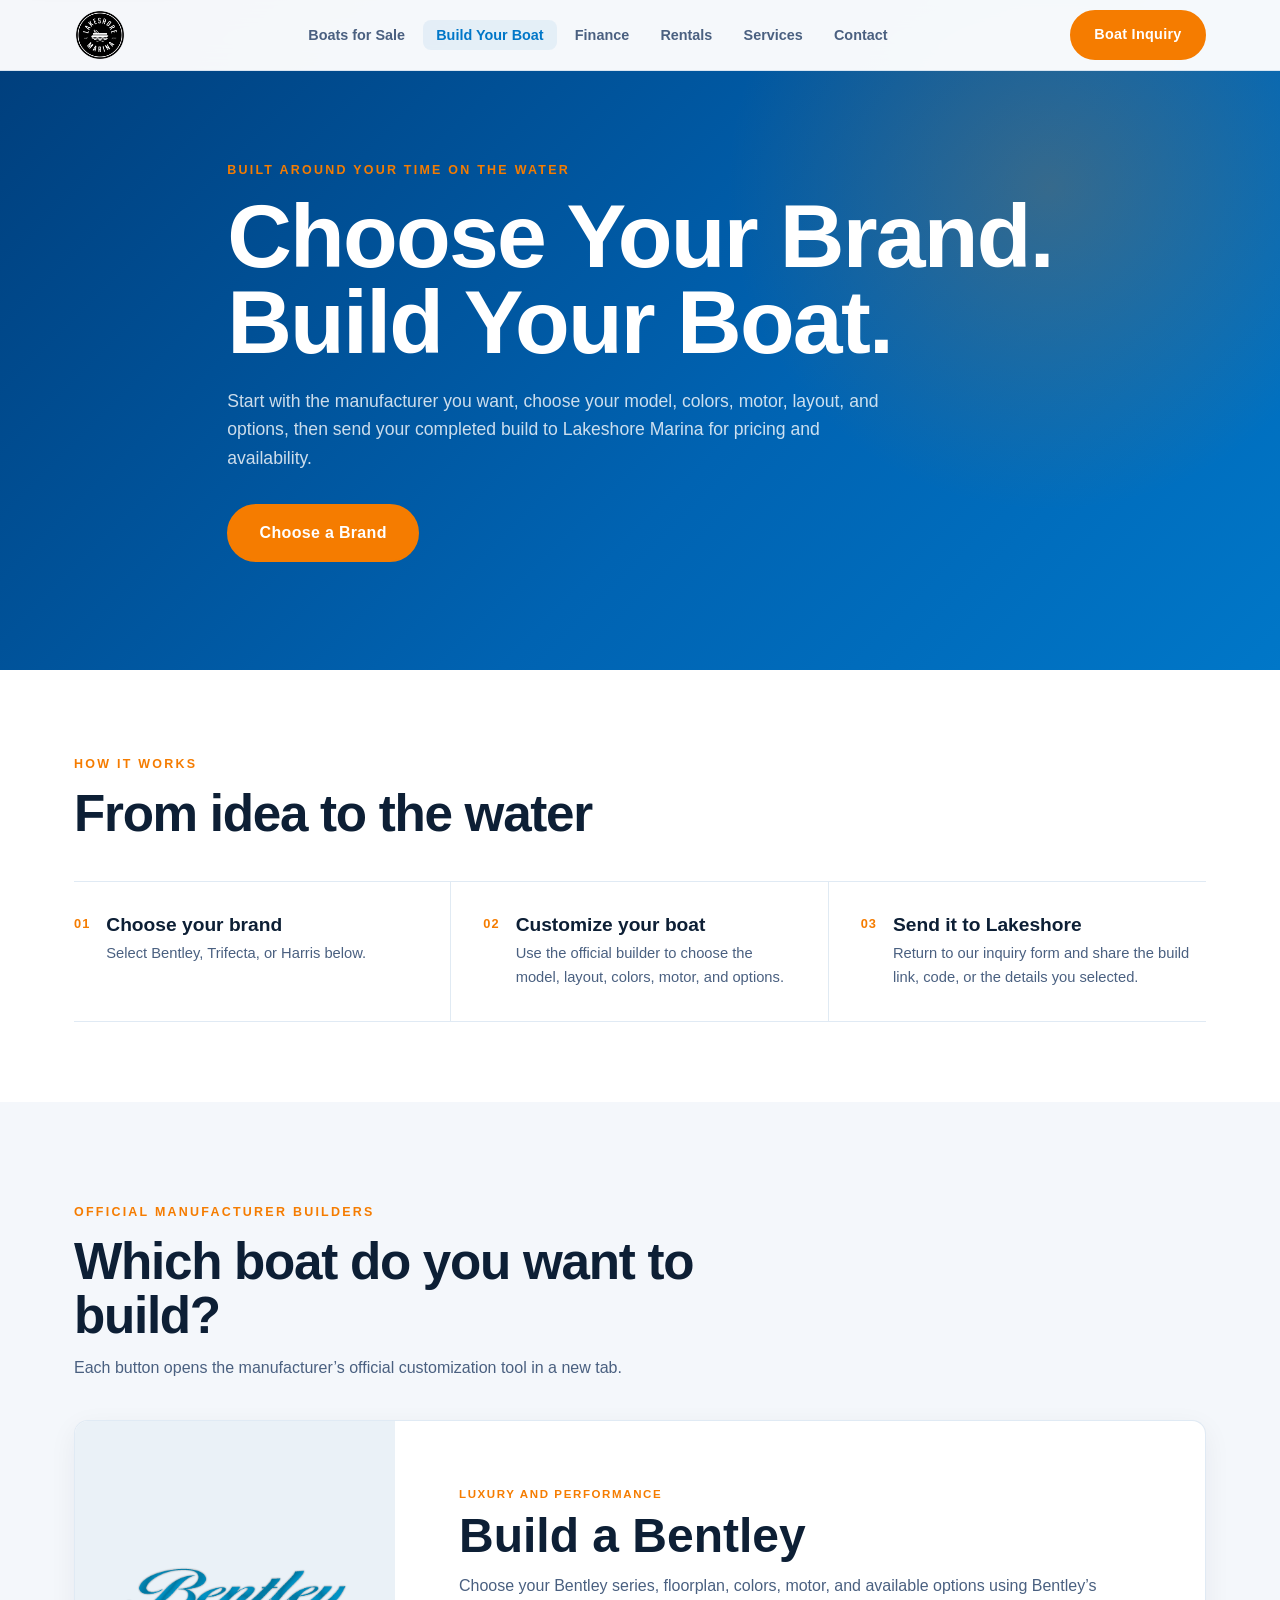
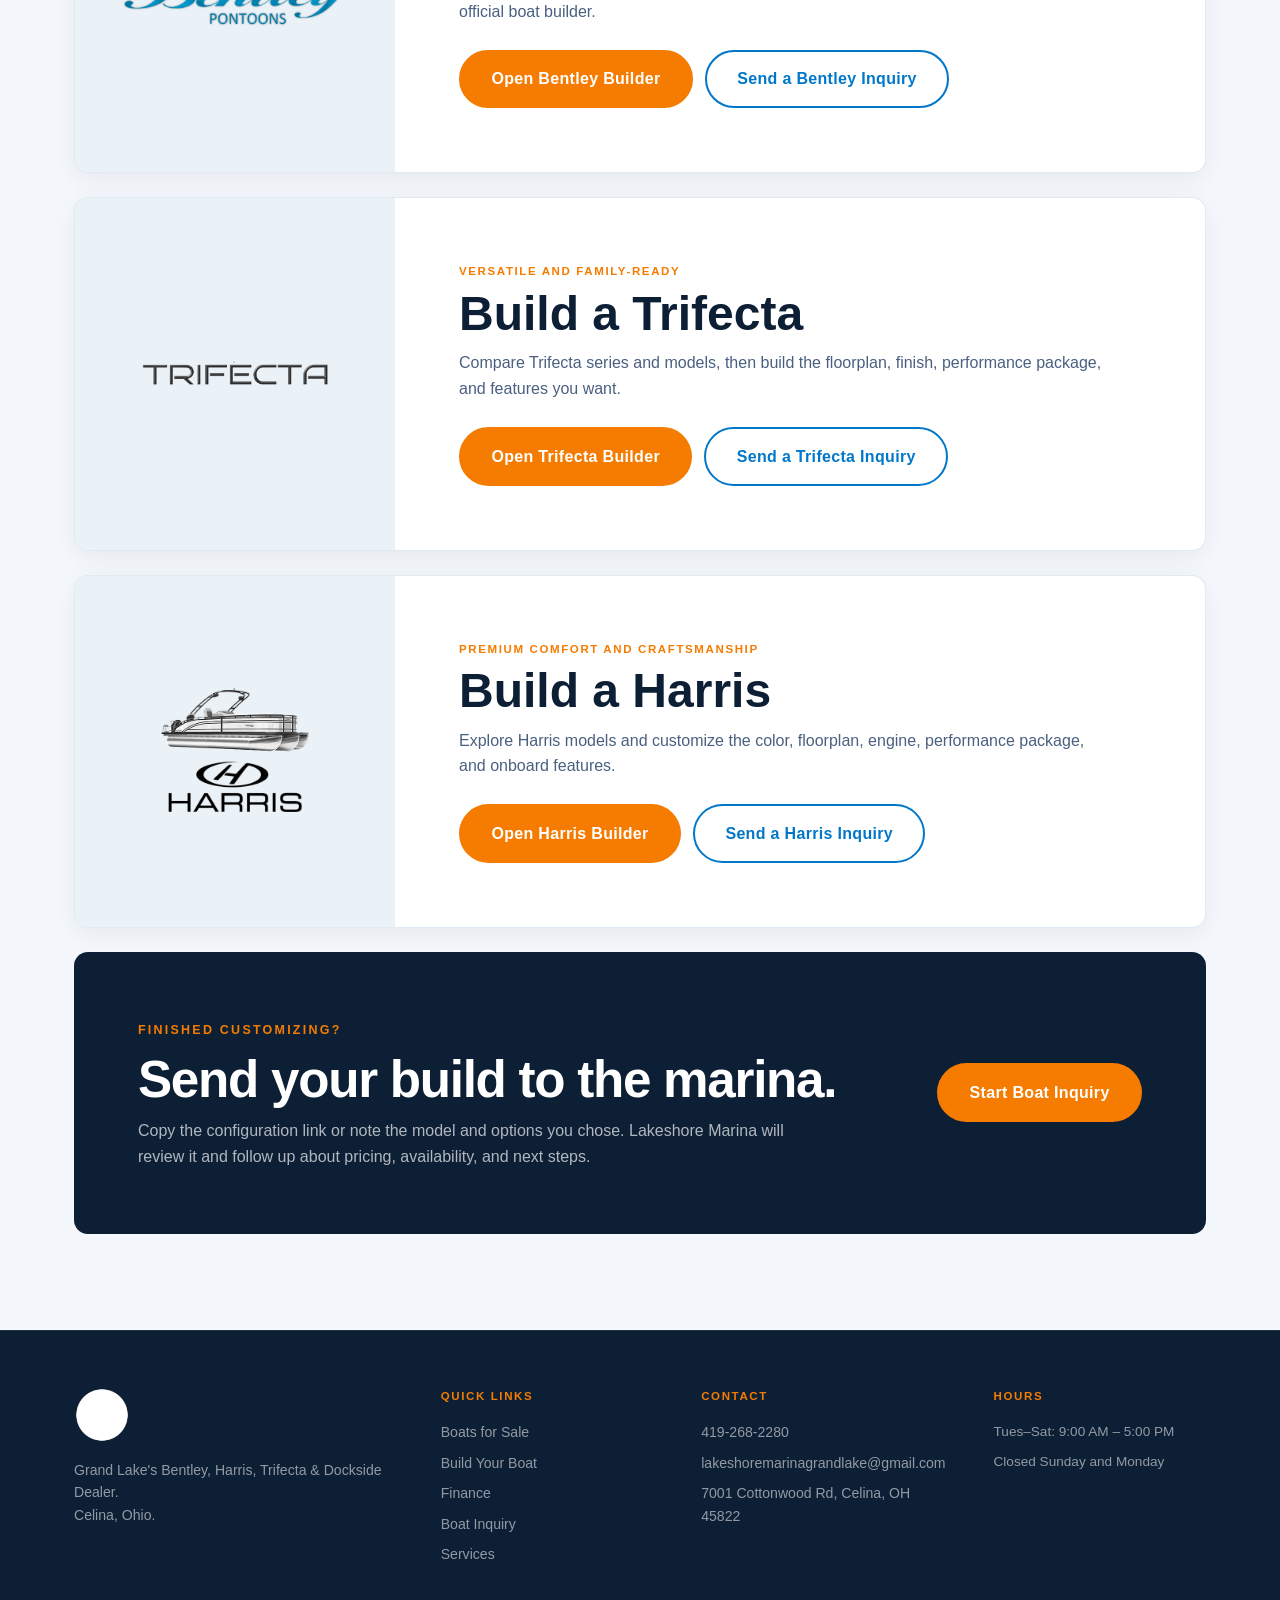
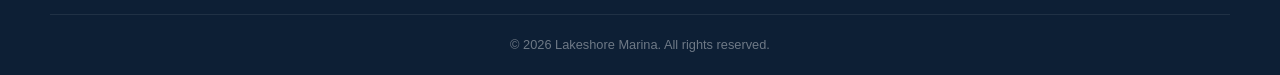
<file: build-your-boat.html>
<!DOCTYPE html>
<html lang="en">
<head>
  <meta charset="UTF-8" />
  <meta name="viewport" content="width=device-width, initial-scale=1.0" />
  <title>Build Your Boat | Lakeshore Marina</title>
  <meta name="description" content="Choose Bentley, Trifecta, or Harris and customize your ideal pontoon boat. Send your completed build to Lakeshore Marina in Celina, Ohio." />
  <meta property="og:title" content="Build Your Boat | Lakeshore Marina" />
  <meta property="og:description" content="Customize a Bentley, Trifecta, or Harris pontoon and send your build to Lakeshore Marina." />
  <meta property="og:type" content="website" />
  <link rel="preconnect" href="https://api.fontshare.com" />
  <link href="https://api.fontshare.com/v2/css?f[]=cabinet-grotesk@700,800,900&f[]=satoshi@400,500,700&display=swap" rel="stylesheet" />
  <link rel="stylesheet" href="style.css" />
  <script src="https://identity.netlify.com/v1/netlify-identity-widget.js"></script>
</head>
<body class="build-page">
  <a class="skip-link" href="#build-options">Skip to boat builders</a>

  <header class="site-header" id="site-header">
    <div class="header-inner container">
      <a href="index.html" class="logo-link" aria-label="Lakeshore Marina home">
        <img src="logos/marina-logo.png" alt="Lakeshore Marina" class="logo-img" />
      </a>
      <nav class="main-nav" aria-label="Main navigation">
        <ul role="list">
          <li><a href="inventory.html">Boats for Sale</a></li>
          <li><a href="build-your-boat.html" aria-current="page">Build Your Boat</a></li>
          <li><a href="https://gateway.appone.net/onlineapp/lakeshoremarina" target="_blank" rel="noopener noreferrer">Finance</a></li>
          <li><a href="index.html#rentals">Rentals</a></li>
          <li><a href="index.html#services">Services</a></li>
          <li><a href="index.html#contact">Contact</a></li>
        </ul>
      </nav>
      <div class="header-actions">
        <a href="boat-inquiry.html" class="btn btn-primary">Boat Inquiry</a>
        <button class="nav-toggle" id="nav-toggle" aria-label="Toggle navigation" aria-expanded="false">
          <span></span><span></span><span></span>
        </button>
      </div>
    </div>
    <nav class="mobile-nav" id="mobile-nav" aria-label="Mobile navigation" hidden>
      <ul role="list">
        <li><a href="inventory.html">Boats for Sale</a></li>
        <li><a href="build-your-boat.html" aria-current="page">Build Your Boat</a></li>
        <li><a href="https://gateway.appone.net/onlineapp/lakeshoremarina" target="_blank" rel="noopener noreferrer">Finance</a></li>
        <li><a href="boat-inquiry.html">Boat Inquiry</a></li>
        <li><a href="index.html#rentals">Rentals</a></li>
        <li><a href="index.html#services">Services</a></li>
        <li><a href="index.html#contact">Contact</a></li>
      </ul>
    </nav>
  </header>

  <main id="build-options">
    <section class="builder-hero">
      <div class="container builder-hero-content">
        <p class="section-eyebrow">Built around your time on the water</p>
        <h1>Choose Your Brand.<br>Build Your Boat.</h1>
        <p>Start with the manufacturer you want, choose your model, colors, motor, layout, and options, then send your completed build to Lakeshore Marina for pricing and availability.</p>
        <a href="#brands" class="btn btn-primary btn-lg">Choose a Brand</a>
      </div>
    </section>

    <section class="builder-steps" aria-labelledby="how-it-works">
      <div class="container">
        <div class="builder-section-heading">
          <p class="section-eyebrow">How it works</p>
          <h2 id="how-it-works">From idea to the water</h2>
        </div>
        <ol class="builder-step-list">
          <li>
            <span class="step-number">01</span>
            <div><h3>Choose your brand</h3><p>Select Bentley, Trifecta, or Harris below.</p></div>
          </li>
          <li>
            <span class="step-number">02</span>
            <div><h3>Customize your boat</h3><p>Use the official builder to choose the model, layout, colors, motor, and options.</p></div>
          </li>
          <li>
            <span class="step-number">03</span>
            <div><h3>Send it to Lakeshore</h3><p>Return to our inquiry form and share the build link, code, or the details you selected.</p></div>
          </li>
        </ol>
      </div>
    </section>

    <section class="builder-brands" id="brands" aria-labelledby="choose-brand">
      <div class="container">
        <div class="builder-section-heading">
          <p class="section-eyebrow">Official manufacturer builders</p>
          <h2 id="choose-brand">Which boat do you want to build?</h2>
          <p>Each button opens the manufacturer’s official customization tool in a new tab.</p>
        </div>

        <div class="builder-brand-list">
          <article class="builder-brand-card" id="bentley">
            <div class="builder-brand-logo">
              <img src="logos/bentley-logo.png" alt="Bentley Pontoons" />
            </div>
            <div class="builder-brand-copy">
              <p class="builder-brand-label">Luxury and performance</p>
              <h3>Build a Bentley</h3>
              <p>Choose your Bentley series, floorplan, colors, motor, and available options using Bentley’s official boat builder.</p>
              <div class="builder-brand-actions">
                <a class="btn btn-primary btn-lg" href="https://build.bentleypontoons.com/order" target="_blank" rel="noopener noreferrer">Open Bentley Builder</a>
                <a class="btn btn-outline btn-lg" href="boat-inquiry.html#brand=Bentley">Send a Bentley Inquiry</a>
              </div>
            </div>
          </article>

          <article class="builder-brand-card" id="trifecta">
            <div class="builder-brand-logo">
              <img src="logos/trifecta-logo.png" alt="Trifecta Pontoons" />
            </div>
            <div class="builder-brand-copy">
              <p class="builder-brand-label">Versatile and family-ready</p>
              <h3>Build a Trifecta</h3>
              <p>Compare Trifecta series and models, then build the floorplan, finish, performance package, and features you want.</p>
              <div class="builder-brand-actions">
                <a class="btn btn-primary btn-lg" href="https://www.trifectapontoon.com/all-boats" target="_blank" rel="noopener noreferrer">Open Trifecta Builder</a>
                <a class="btn btn-outline btn-lg" href="boat-inquiry.html#brand=Trifecta">Send a Trifecta Inquiry</a>
              </div>
            </div>
          </article>

          <article class="builder-brand-card" id="harris">
            <div class="builder-brand-logo">
              <img src="logos/harris-logo.png" alt="Harris Pontoons" />
            </div>
            <div class="builder-brand-copy">
              <p class="builder-brand-label">Premium comfort and craftsmanship</p>
              <h3>Build a Harris</h3>
              <p>Explore Harris models and customize the color, floorplan, engine, performance package, and onboard features.</p>
              <div class="builder-brand-actions">
                <a class="btn btn-primary btn-lg" href="https://www.harrisboats.com/us/en/build-and-price" target="_blank" rel="noopener noreferrer">Open Harris Builder</a>
                <a class="btn btn-outline btn-lg" href="boat-inquiry.html#brand=Harris">Send a Harris Inquiry</a>
              </div>
            </div>
          </article>
        </div>

        <aside class="builder-return-note">
          <div>
            <p class="section-eyebrow">Finished customizing?</p>
            <h2>Send your build to the marina.</h2>
            <p>Copy the configuration link or note the model and options you chose. Lakeshore Marina will review it and follow up about pricing, availability, and next steps.</p>
          </div>
          <a class="btn btn-primary btn-lg" href="boat-inquiry.html">Start Boat Inquiry</a>
        </aside>
      </div>
    </section>
  </main>

  <footer class="site-footer">
    <div class="container footer-inner">
      <div class="footer-brand">
        <div class="footer-logo-wrap"><img src="logos/marina-logo.png" alt="Lakeshore Marina" class="footer-logo-img" /></div>
        <p class="footer-tagline">Grand Lake's Bentley, Harris, Trifecta &amp; Dockside Dealer.<br>Celina, Ohio.</p>
      </div>
      <div class="footer-links-group">
        <p class="footer-col-label">Quick Links</p>
        <ul role="list">
          <li><a href="inventory.html">Boats for Sale</a></li>
          <li><a href="build-your-boat.html">Build Your Boat</a></li>
          <li><a href="https://gateway.appone.net/onlineapp/lakeshoremarina" target="_blank" rel="noopener noreferrer">Finance</a></li>
          <li><a href="boat-inquiry.html">Boat Inquiry</a></li>
          <li><a href="index.html#services">Services</a></li>
        </ul>
      </div>
      <div class="footer-links-group">
        <p class="footer-col-label">Contact</p>
        <ul role="list">
          <li><a href="tel:4192682280">419-268-2280</a></li>
          <li><a href="mailto:lakeshoremarinagrandlake@gmail.com">lakeshoremarinagrandlake@gmail.com</a></li>
          <li><a href="https://maps.google.com/?q=7001+Cottonwood+Rd+Celina+OH+45822" target="_blank" rel="noopener noreferrer">7001 Cottonwood Rd, Celina OH 45822</a></li>
        </ul>
      </div>
      <div class="footer-links-group">
        <p class="footer-col-label">Hours</p>
        <ul role="list" class="footer-hours">
          <li>Mon–Sat: 9:00 AM – 5:00 PM</li>
          <li>Sunday: 12:00 PM – 3:00 PM</li>
        </ul>
      </div>
    </div>
    <div class="footer-bottom container"><p>&copy; <span id="year"></span> Lakeshore Marina. All rights reserved.</p></div>
  </footer>

  <script src="main.js" defer></script>
  <!-- Kenect customer texting widget -->
  <script async src="https://resource.kenect.com/api/v1/widget/client-data/H3OdAKeQLEzrWjeyfZGbTZ" type="text/javascript"></script>
</body>
</html>
</file>
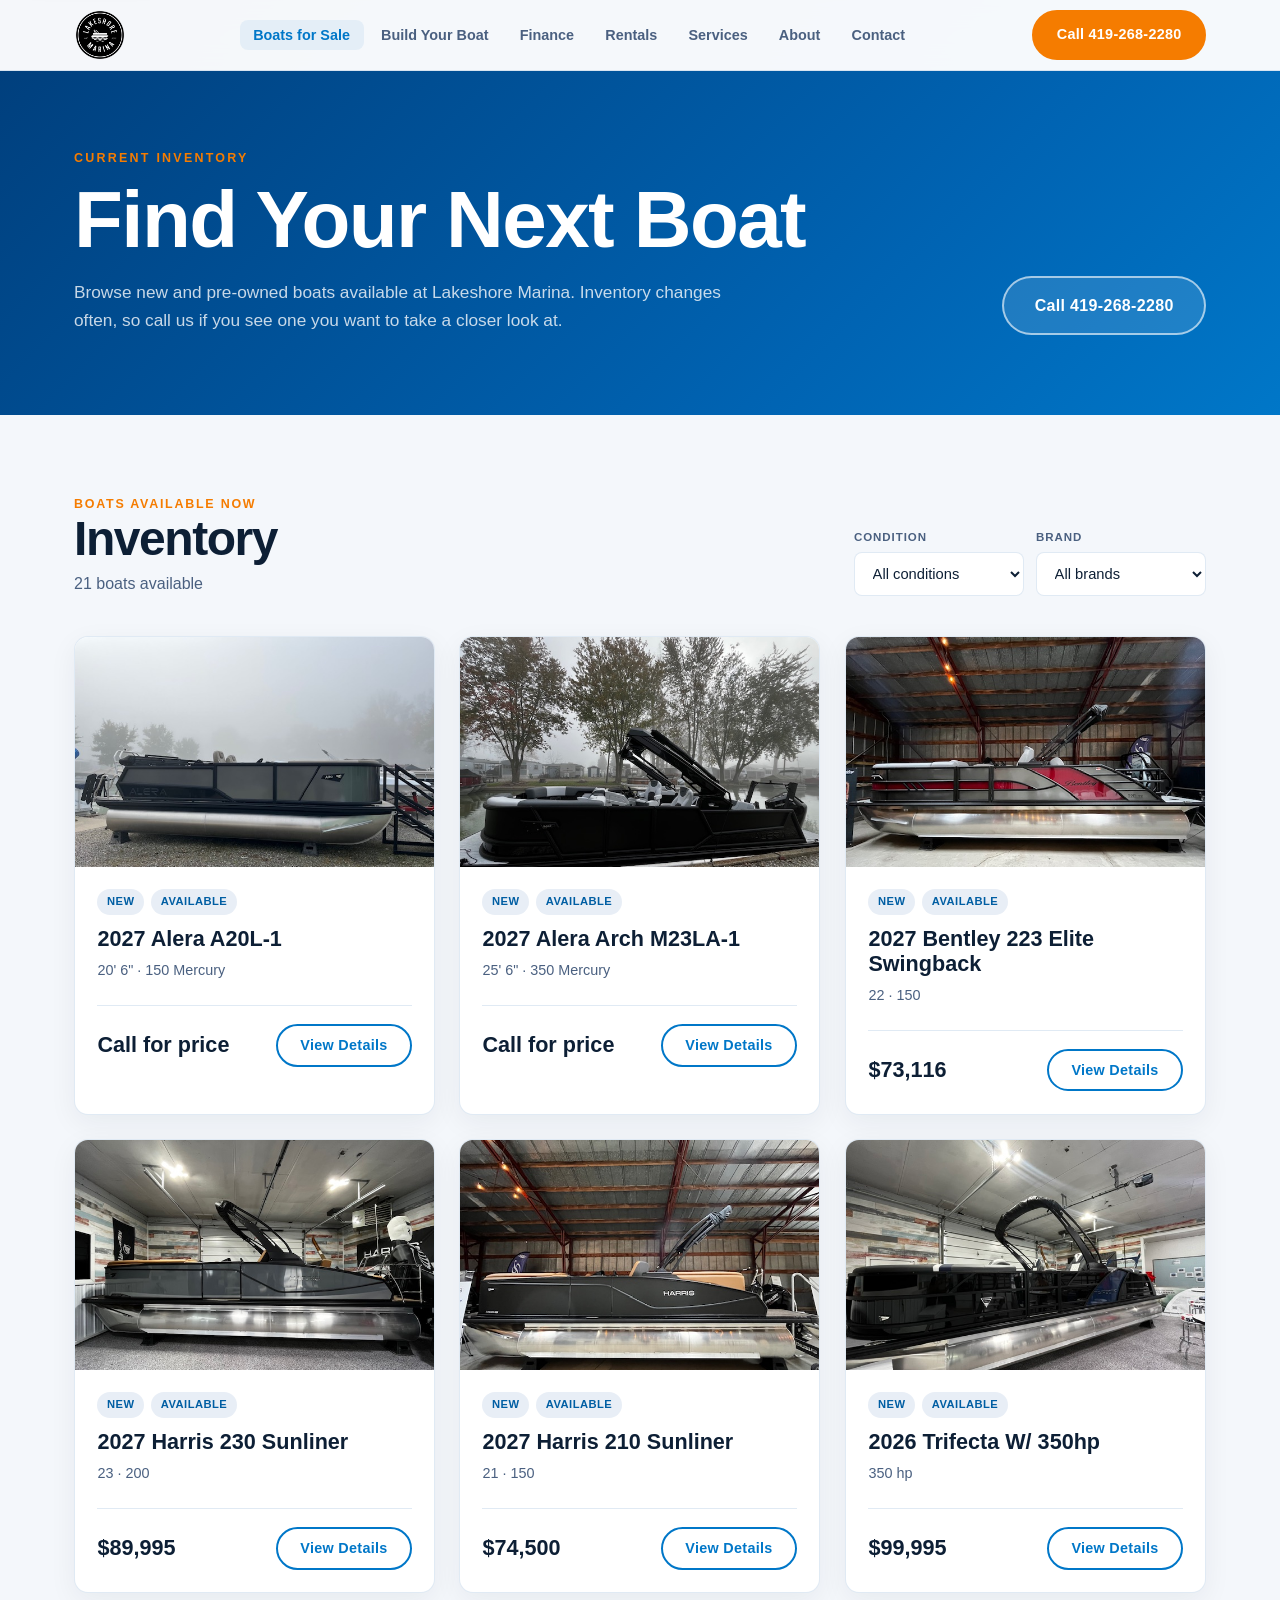
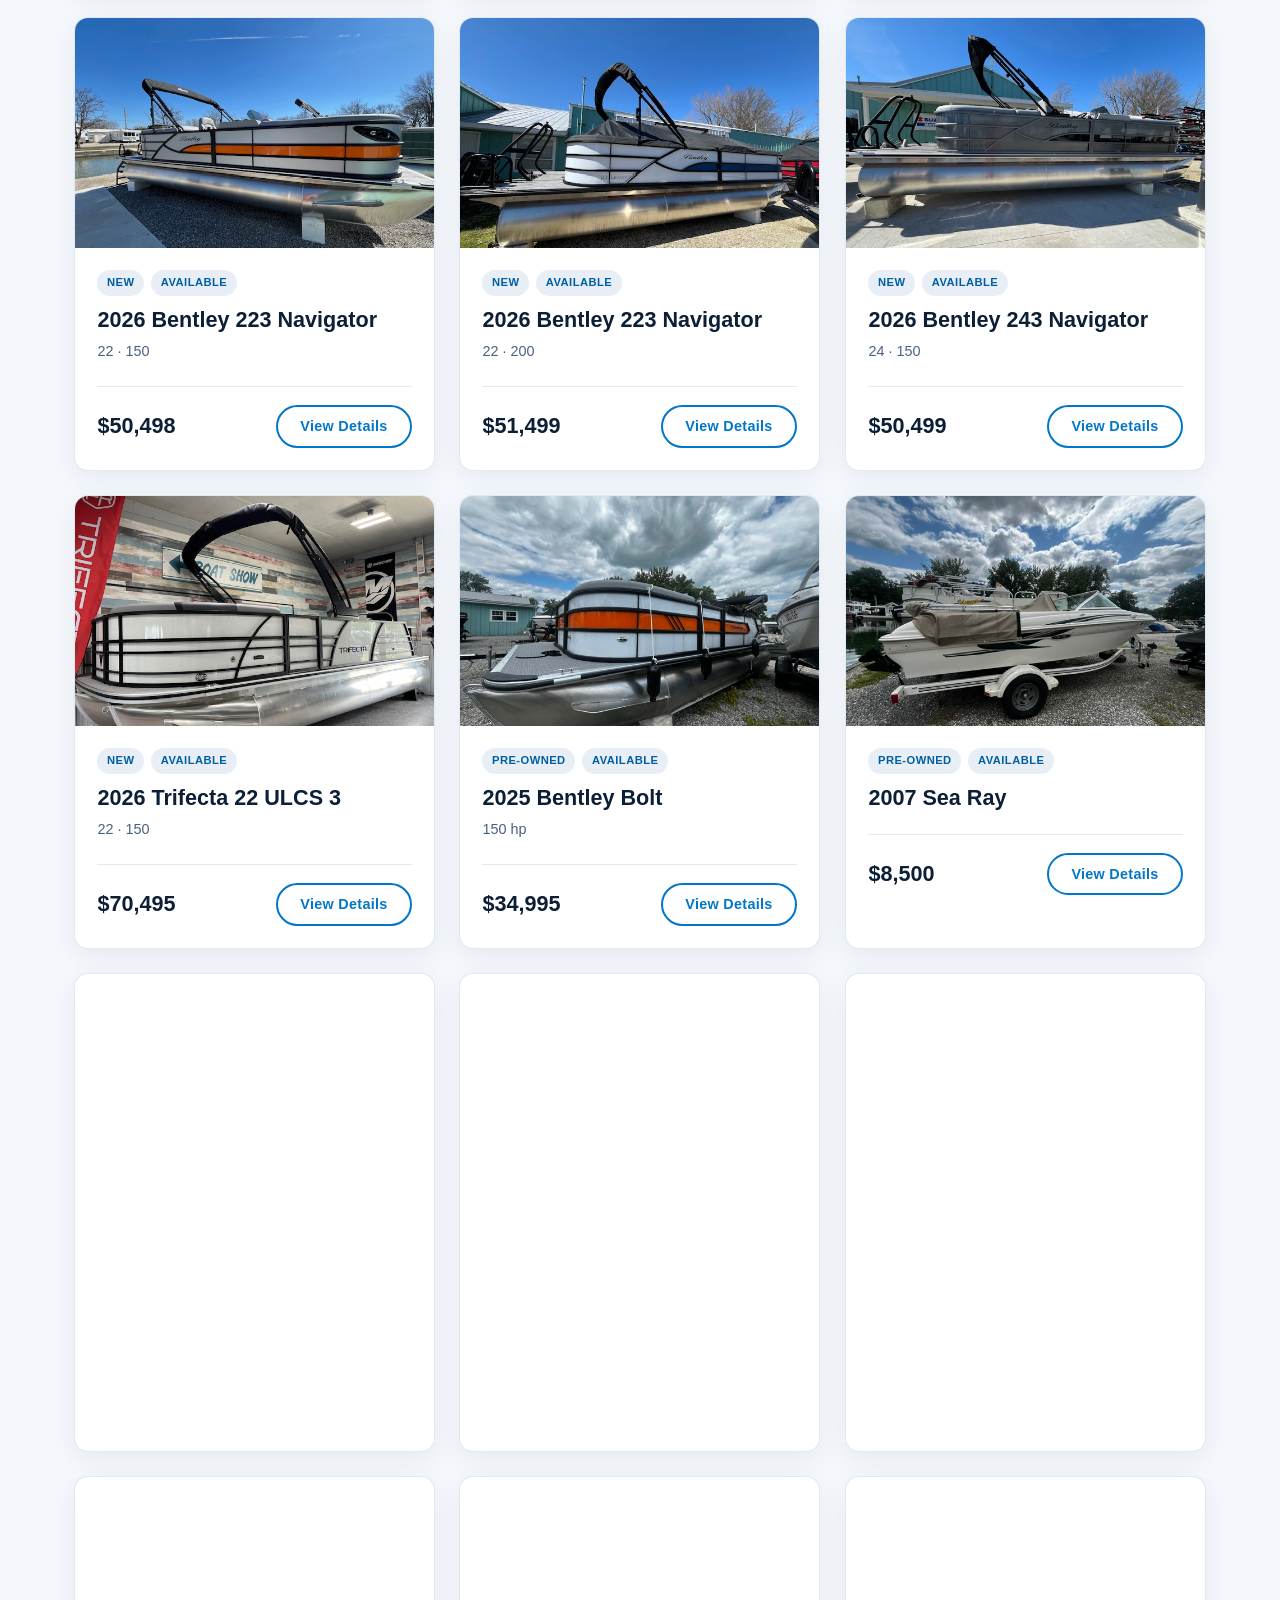
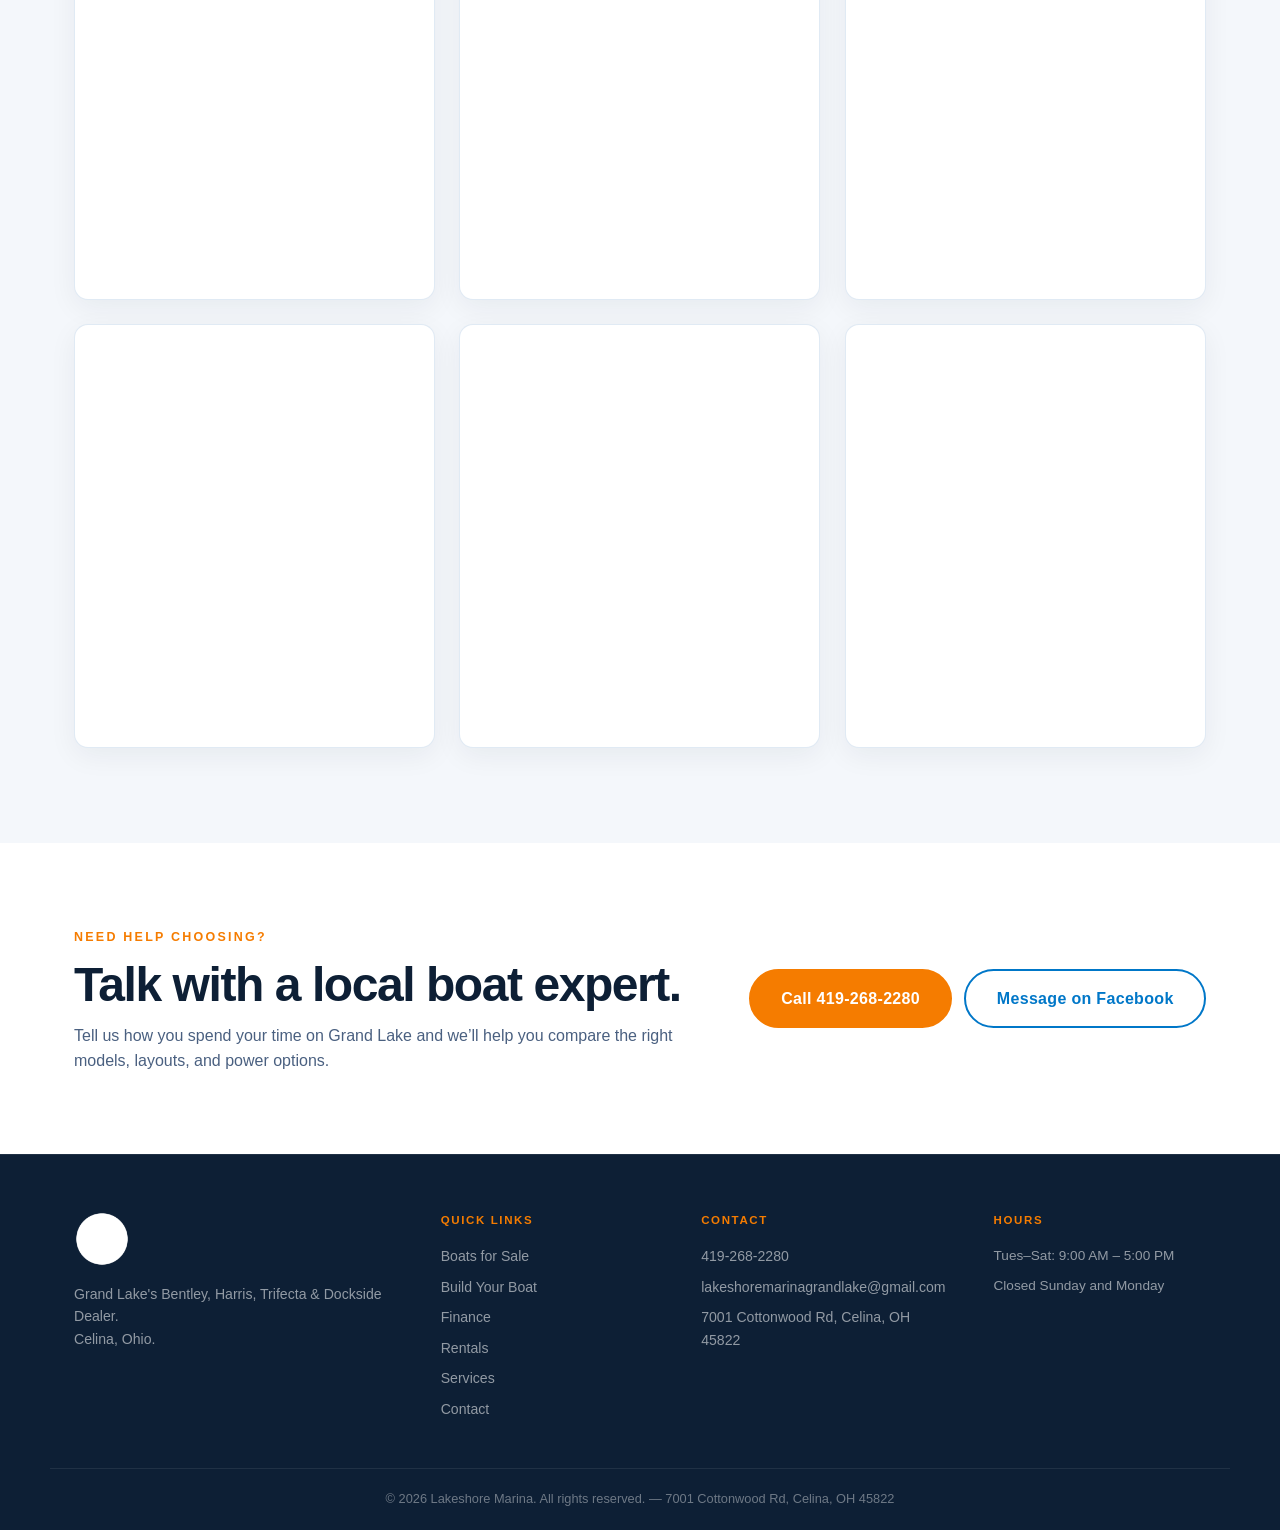
<file: inventory.html>
<!DOCTYPE html>
<html lang="en">
<head>
  <meta charset="UTF-8" />
  <meta name="viewport" content="width=device-width, initial-scale=1.0" />
  <title>Boats for Sale | Lakeshore Marina, Celina Ohio</title>
  <meta name="description" content="Browse new and used boats for sale at Lakeshore Marina on Grand Lake St. Marys in Celina, Ohio. Call for pricing, availability, and a showing." />
  <meta property="og:title" content="Boats for Sale | Lakeshore Marina" />
  <meta property="og:description" content="Shop current new and used boat inventory at Lakeshore Marina in Celina, Ohio." />
  <meta property="og:type" content="website" />
  <link rel="preconnect" href="https://api.fontshare.com" />
  <link href="https://api.fontshare.com/v2/css?f[]=cabinet-grotesk@700,800,900&f[]=satoshi@400,500,700&display=swap" rel="stylesheet" />
  <link rel="stylesheet" href="style.css" />
  <script src="https://identity.netlify.com/v1/netlify-identity-widget.js"></script>
</head>
<body class="inventory-page">
  <a class="skip-link" href="#inventory">Skip to inventory</a>

  <header class="site-header" id="site-header">
    <div class="header-inner container">
      <a href="index.html" class="logo-link" aria-label="Lakeshore Marina home">
        <img src="logos/marina-logo.png" alt="Lakeshore Marina" class="logo-img" />
      </a>
      <nav class="main-nav" aria-label="Main navigation">
        <ul role="list">
          <li><a href="inventory.html" aria-current="page">Boats for Sale</a></li>
          <li><a href="build-your-boat.html">Build Your Boat</a></li>
          <li><a href="https://gateway.appone.net/onlineapp/lakeshoremarina" target="_blank" rel="noopener noreferrer">Finance</a></li>
          <li><a href="index.html#rentals">Rentals</a></li>
          <li><a href="index.html#services">Services</a></li>
          <li><a href="index.html#about">About</a></li>
          <li><a href="index.html#contact">Contact</a></li>
        </ul>
      </nav>
      <div class="header-actions">
        <a href="tel:4192682280" class="btn btn-primary">Call Us</a>
        <button class="nav-toggle" id="nav-toggle" aria-label="Toggle navigation" aria-expanded="false">
          <span></span><span></span><span></span>
        </button>
      </div>
    </div>
    <nav class="mobile-nav" id="mobile-nav" aria-label="Mobile navigation" hidden>
      <ul role="list">
        <li><a href="inventory.html" aria-current="page">Boats for Sale</a></li>
        <li><a href="build-your-boat.html">Build Your Boat</a></li>
        <li><a href="https://gateway.appone.net/onlineapp/lakeshoremarina" target="_blank" rel="noopener noreferrer">Finance</a></li>
        <li><a href="index.html#rentals">Rentals</a></li>
        <li><a href="index.html#services">Services</a></li>
        <li><a href="index.html#about">About</a></li>
        <li><a href="index.html#contact">Contact</a></li>
        <li><a href="tel:4192682280" class="btn btn-primary mobile-cta">Call 419-268-2280</a></li>
      </ul>
    </nav>
  </header>

  <main id="inventory">
    <section class="inventory-hero">
      <div class="container inventory-hero-inner">
        <div>
          <p class="section-eyebrow">Current Inventory</p>
          <h1>Find Your Next Boat</h1>
          <p>Browse new and pre-owned boats available at Lakeshore Marina. Inventory changes often, so call us if you see one you want to take a closer look at.</p>
        </div>
        <a class="btn btn-ghost btn-lg" href="tel:4192682280">Call 419-268-2280</a>
      </div>
    </section>

    <section class="inventory-section" aria-labelledby="inventory-heading">
      <div class="container">
        <div class="inventory-toolbar">
          <div>
            <p class="inventory-kicker">Boats available now</p>
            <h2 id="inventory-heading">Inventory</h2>
            <p class="inventory-count" id="inventory-count" aria-live="polite">Loading inventory…</p>
          </div>
          <div class="inventory-filters" aria-label="Inventory filters">
            <label>
              <span>Condition</span>
              <select id="condition-filter">
                <option value="all">All conditions</option>
                <option value="New">New</option>
                <option value="Pre-Owned">Pre-Owned</option>
              </select>
            </label>
            <label>
              <span>Brand</span>
              <select id="brand-filter">
                <option value="all">All brands</option>
              </select>
            </label>
          </div>
        </div>

        <div class="inventory-grid" id="inventory-grid" aria-live="polite"></div>

        <div class="inventory-empty" id="inventory-empty" hidden>
          <p class="inventory-empty-label">Inventory update in progress</p>
          <h2>New listings are coming soon.</h2>
          <p>Our available boats change frequently. Call Lakeshore Marina and we’ll tell you what is currently on the lot.</p>
          <a class="btn btn-primary btn-lg" href="tel:4192682280">Call About Available Boats</a>
        </div>
      </div>
    </section>

    <section class="inventory-help">
      <div class="container inventory-help-inner">
        <div>
          <p class="section-eyebrow">Need help choosing?</p>
          <h2>Talk with a local boat expert.</h2>
          <p>Tell us how you spend your time on Grand Lake and we’ll help you compare the right models, layouts, and power options.</p>
        </div>
        <div class="inventory-help-actions">
          <a class="btn btn-primary btn-lg" href="tel:4192682280">Call the Marina</a>
          <a class="btn btn-outline btn-lg" href="https://www.facebook.com/lakeshoregrandlake/" target="_blank" rel="noopener noreferrer">Message on Facebook</a>
        </div>
      </div>
    </section>
  </main>

  <dialog class="boat-modal" id="boat-modal" aria-labelledby="boat-modal-title">
    <button class="modal-close" id="modal-close" type="button" aria-label="Close boat details">×</button>
    <div id="modal-content"></div>
  </dialog>

  <footer class="site-footer">
    <div class="container footer-inner">
      <div class="footer-brand">
        <div class="footer-logo-wrap">
          <img src="logos/marina-logo.png" alt="Lakeshore Marina" class="footer-logo-img" />
        </div>
        <p class="footer-tagline">Grand Lake's Bentley, Harris, Trifecta &amp; Dockside Dealer.<br>Celina, Ohio.</p>
      </div>
      <div class="footer-links-group">
        <p class="footer-col-label">Quick Links</p>
        <ul role="list">
          <li><a href="inventory.html">Boats for Sale</a></li>
          <li><a href="build-your-boat.html">Build Your Boat</a></li>
          <li><a href="https://gateway.appone.net/onlineapp/lakeshoremarina" target="_blank" rel="noopener noreferrer">Finance</a></li>
          <li><a href="index.html#rentals">Rentals</a></li>
          <li><a href="index.html#services">Services</a></li>
          <li><a href="index.html#contact">Contact</a></li>
        </ul>
      </div>
      <div class="footer-links-group">
        <p class="footer-col-label">Contact</p>
        <ul role="list">
          <li><a href="tel:4192682280">419-268-2280</a></li>
          <li><a href="mailto:lakeshoremarinagrandlake@gmail.com">lakeshoremarinagrandlake@gmail.com</a></li>
          <li><a href="https://maps.google.com/?q=7001+Cottonwood+Rd+Celina+OH+45822" target="_blank" rel="noopener noreferrer">7001 Cottonwood Rd, Celina OH 45822</a></li>
        </ul>
      </div>
      <div class="footer-links-group">
        <p class="footer-col-label">Hours</p>
        <ul role="list" class="footer-hours">
          <li>Mon–Sat: 9:00 AM – 5:00 PM</li>
          <li>Sunday: 12:00 PM – 3:00 PM</li>
        </ul>
      </div>
    </div>
    <div class="footer-bottom container">
      <p>&copy; <span id="year"></span> Lakeshore Marina. All rights reserved. &mdash; 7001 Cottonwood Rd, Celina, OH 45822</p>
    </div>
  </footer>

  <script src="main.js" defer></script>
  <script src="inventory.js" defer></script>
  <script>
    if (window.netlifyIdentity) {
      window.netlifyIdentity.on('init', function (user) {
        if (!user) {
          window.netlifyIdentity.on('login', function () {
            window.location.href = '/admin/';
          });
        }
      });
    }
  </script>
  <!-- Kenect customer texting widget -->
  <script async src="https://resource.kenect.com/api/v1/widget/client-data/H3OdAKeQLEzrWjeyfZGbTZ" type="text/javascript"></script>
</body>
</html>
</file>
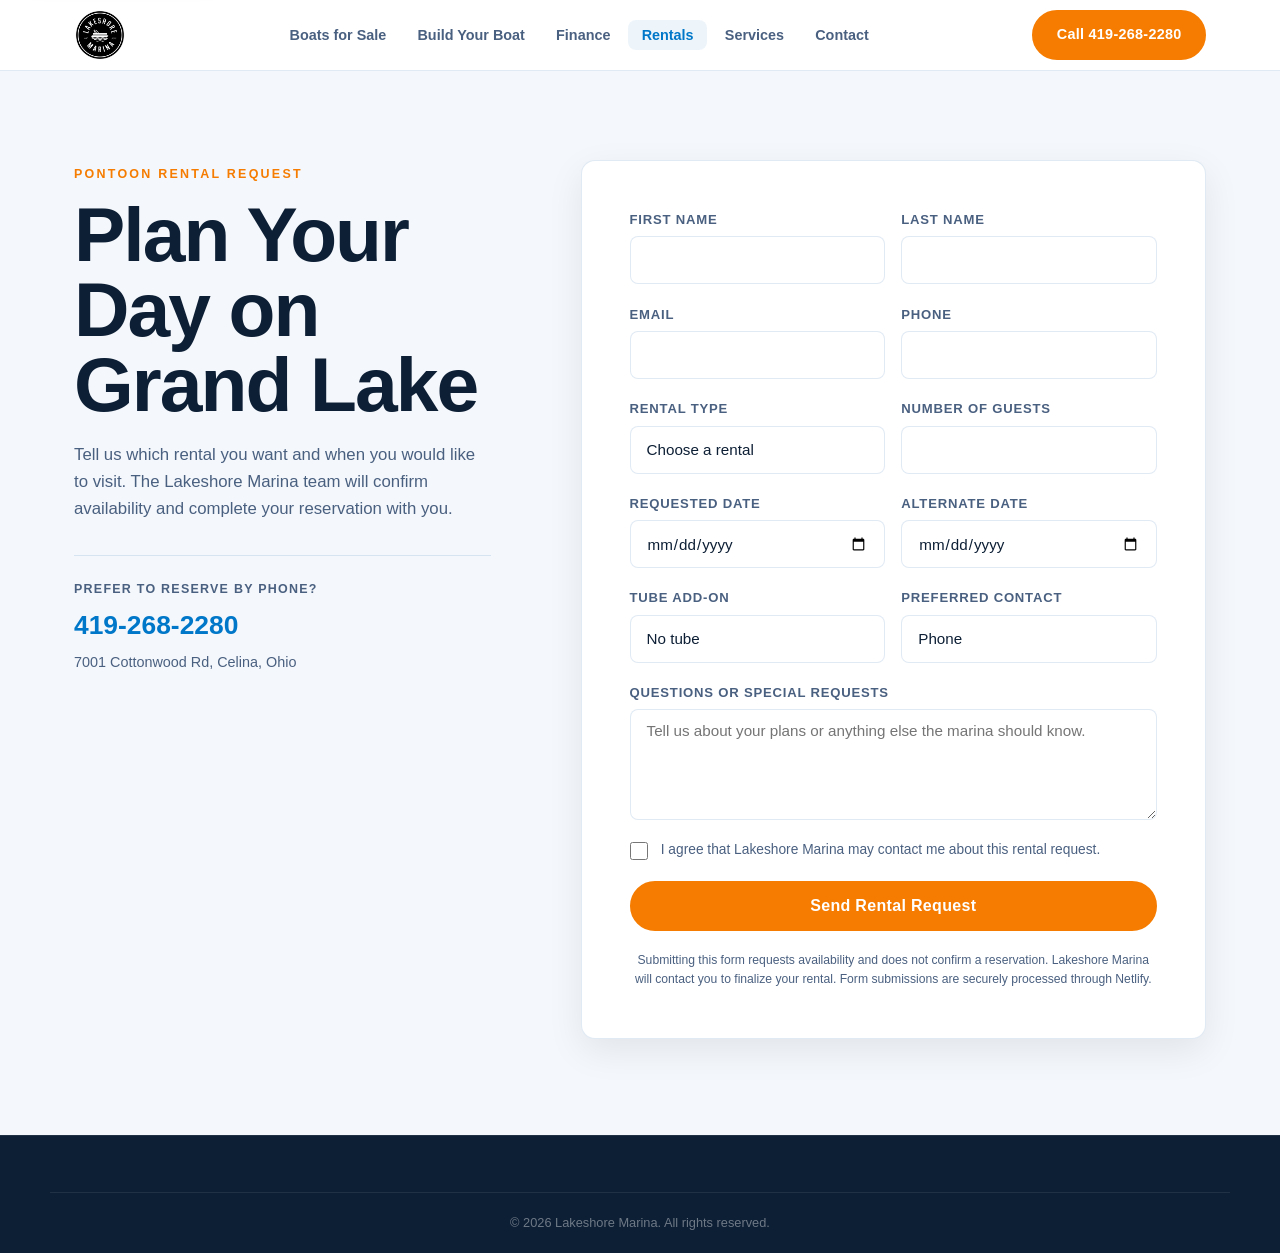
<file: rental-inquiry.html>
<!DOCTYPE html>
<html lang="en">
<head>
  <meta charset="UTF-8" />
  <meta name="viewport" content="width=device-width, initial-scale=1.0" />
  <title>Pontoon Rental Inquiry | Lakeshore Marina</title>
  <meta name="description" content="Request a full-day or overnight pontoon rental from Lakeshore Marina on Grand Lake in Celina, Ohio." />
  <meta name="robots" content="index,follow" />
  <link rel="preconnect" href="https://api.fontshare.com" />
  <link href="https://api.fontshare.com/v2/css?f[]=cabinet-grotesk@700,800,900&f[]=satoshi@400,500,700&display=swap" rel="stylesheet" />
  <link rel="stylesheet" href="style.css" />
  <script src="https://identity.netlify.com/v1/netlify-identity-widget.js"></script>
</head>
<body class="inquiry-page">
  <a class="skip-link" href="#rental-inquiry">Skip to rental inquiry form</a>

  <header class="site-header" id="site-header">
    <div class="header-inner container">
      <a href="index.html" class="logo-link" aria-label="Lakeshore Marina home">
        <img src="logos/marina-logo.png" alt="Lakeshore Marina" class="logo-img" />
      </a>
      <nav class="main-nav" aria-label="Main navigation">
        <ul role="list">
          <li><a href="inventory.html">Boats for Sale</a></li>
          <li><a href="build-your-boat.html">Build Your Boat</a></li>
          <li><a href="https://gateway.appone.net/onlineapp/lakeshoremarina" target="_blank" rel="noopener noreferrer">Finance</a></li>
          <li><a href="index.html#rentals" aria-current="page">Rentals</a></li>
          <li><a href="index.html#services">Services</a></li>
          <li><a href="index.html#contact">Contact</a></li>
        </ul>
      </nav>
      <div class="header-actions">
        <a href="tel:4192682280" class="btn btn-primary">Call Us</a>
        <button class="nav-toggle" id="nav-toggle" aria-label="Toggle navigation" aria-expanded="false">
          <span></span><span></span><span></span>
        </button>
      </div>
    </div>
    <nav class="mobile-nav" id="mobile-nav" aria-label="Mobile navigation" hidden>
      <ul role="list">
        <li><a href="inventory.html">Boats for Sale</a></li>
        <li><a href="build-your-boat.html">Build Your Boat</a></li>
        <li><a href="https://gateway.appone.net/onlineapp/lakeshoremarina" target="_blank" rel="noopener noreferrer">Finance</a></li>
        <li><a href="index.html#rentals" aria-current="page">Rentals</a></li>
        <li><a href="index.html#services">Services</a></li>
        <li><a href="index.html#contact">Contact</a></li>
      </ul>
    </nav>
  </header>

  <main id="rental-inquiry">
    <section class="inquiry-shell">
      <div class="container inquiry-layout">
        <div class="inquiry-intro">
          <p class="section-eyebrow">Pontoon rental request</p>
          <h1>Plan Your Day on Grand Lake</h1>
          <p>Tell us which rental you want and when you would like to visit. The Lakeshore Marina team will confirm availability and complete your reservation with you.</p>
          <div class="inquiry-contact-card">
            <p class="inquiry-contact-label">Prefer to reserve by phone?</p>
            <a href="tel:4192682280">419-268-2280</a>
            <span>7001 Cottonwood Rd, Celina, Ohio</span>
          </div>
        </div>

        <div class="inquiry-form-card">
          <form
            class="boat-inquiry-form"
            name="rental-inquiry"
            action="/rental-thank-you.html"
            method="POST"
            data-netlify="true"
            netlify-honeypot="bot-field"
          >
            <input type="hidden" name="form-name" value="rental-inquiry" />
            <input type="hidden" name="Inquiry type" value="Pontoon rental" />
            <p class="form-honeypot" aria-hidden="true">
              <label>Do not fill this out: <input name="bot-field" type="text" tabindex="-1" autocomplete="off" /></label>
            </p>

            <div class="form-row-group">
              <div class="form-row">
                <label for="rental-first-name">First name</label>
                <input id="rental-first-name" name="First name" type="text" autocomplete="given-name" required />
              </div>
              <div class="form-row">
                <label for="rental-last-name">Last name</label>
                <input id="rental-last-name" name="Last name" type="text" autocomplete="family-name" required />
              </div>
            </div>

            <div class="form-row-group">
              <div class="form-row">
                <label for="rental-email">Email</label>
                <input id="rental-email" name="Email" type="email" autocomplete="email" required />
              </div>
              <div class="form-row">
                <label for="rental-phone">Phone</label>
                <input id="rental-phone" name="Phone" type="tel" autocomplete="tel" required />
              </div>
            </div>

            <div class="form-row-group">
              <div class="form-row">
                <label for="rental-type">Rental type</label>
                <select id="rental-type" name="Rental type" required>
                  <option value="">Choose a rental</option>
                  <option value="Full Day">Full Day — $275 plus tax</option>
                  <option value="Overnight">Overnight — $350 plus tax</option>
                  <option value="Not sure">Not sure yet</option>
                </select>
              </div>
              <div class="form-row">
                <label for="party-size">Number of guests</label>
                <input id="party-size" name="Number of guests" type="number" min="1" max="12" inputmode="numeric" required />
              </div>
            </div>

            <div class="form-row-group">
              <div class="form-row">
                <label for="requested-date">Requested date</label>
                <input id="requested-date" name="Requested date" type="date" required />
              </div>
              <div class="form-row">
                <label for="alternate-date">Alternate date</label>
                <input id="alternate-date" name="Alternate date" type="date" />
              </div>
            </div>

            <div class="form-row-group">
              <div class="form-row">
                <label for="tube-addon">Tube add-on</label>
                <select id="tube-addon" name="Tube add-on">
                  <option value="No">No tube</option>
                  <option value="Yes">Yes — add for $25</option>
                </select>
              </div>
              <div class="form-row">
                <label for="rental-contact-method">Preferred contact</label>
                <select id="rental-contact-method" name="Preferred contact method">
                  <option value="Phone">Phone</option>
                  <option value="Email">Email</option>
                  <option value="Text message">Text message</option>
                </select>
              </div>
            </div>

            <div class="form-row">
              <label for="rental-details">Questions or special requests</label>
              <textarea id="rental-details" name="Questions or special requests" rows="5" placeholder="Tell us about your plans or anything else the marina should know."></textarea>
            </div>

            <label class="consent-row">
              <input type="checkbox" name="Permission to contact" value="Yes" required />
              <span>I agree that Lakeshore Marina may contact me about this rental request.</span>
            </label>

            <button class="btn btn-primary btn-lg btn-full" type="submit">Send Rental Request</button>
            <p class="form-privacy">Submitting this form requests availability and does not confirm a reservation. Lakeshore Marina will contact you to finalize your rental. Form submissions are securely processed through Netlify.</p>
          </form>
        </div>
      </div>
    </section>
  </main>

  <footer class="site-footer">
    <div class="footer-bottom container"><p>&copy; <span id="year"></span> Lakeshore Marina. All rights reserved.</p></div>
  </footer>

  <script src="main.js" defer></script>
  <script src="rental-inquiry.js" defer></script>
  <!-- Kenect customer texting widget -->
  <script async src="https://resource.kenect.com/api/v1/widget/client-data/H3OdAKeQLEzrWjeyfZGbTZ" type="text/javascript"></script>
</body>
</html>
</file>
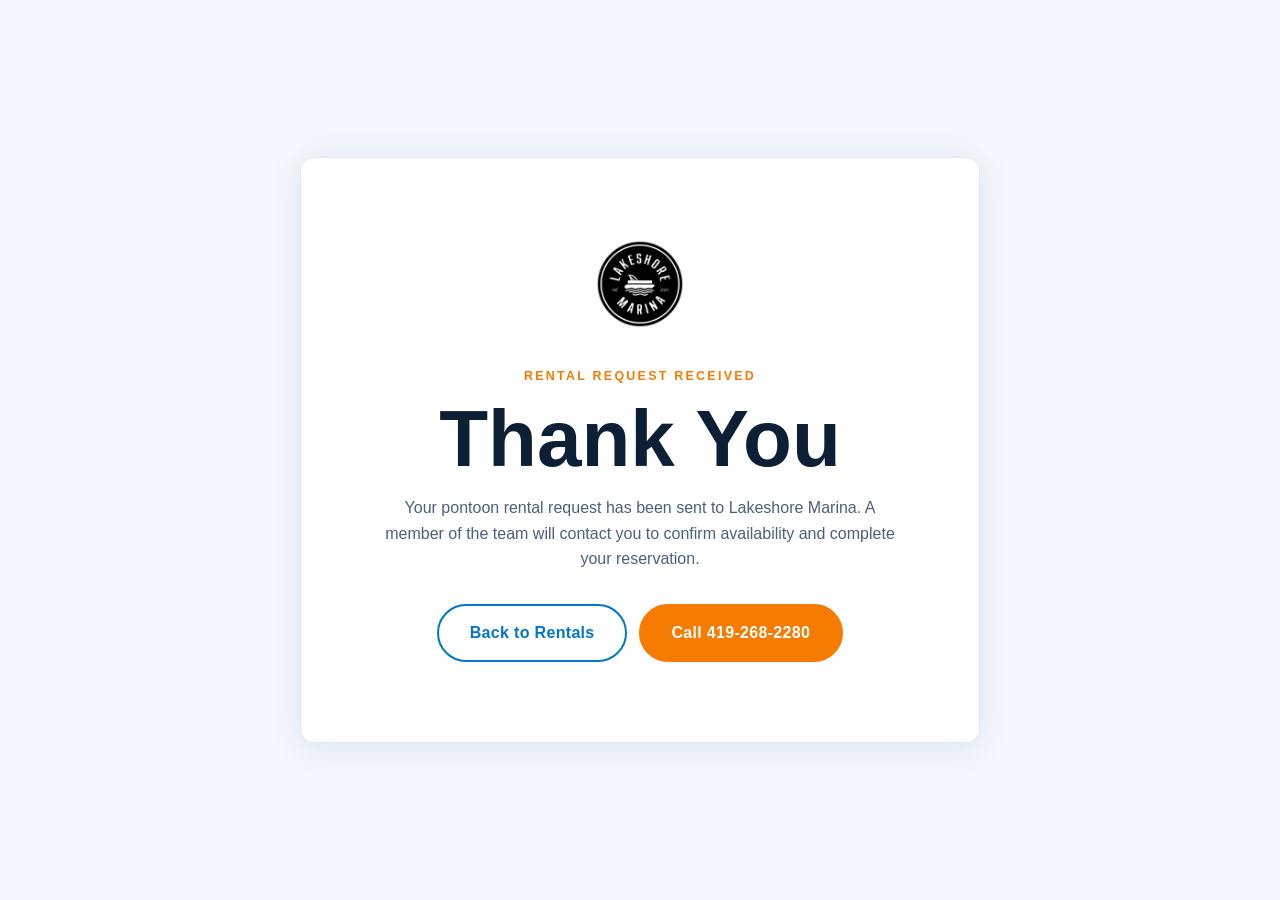
<file: rental-thank-you.html>
<!DOCTYPE html>
<html lang="en">
<head>
  <meta charset="UTF-8" />
  <meta name="viewport" content="width=device-width, initial-scale=1.0" />
  <meta name="robots" content="noindex" />
  <title>Rental Request Received | Lakeshore Marina</title>
  <link rel="preconnect" href="https://api.fontshare.com" />
  <link href="https://api.fontshare.com/v2/css?f[]=cabinet-grotesk@700,800,900&f[]=satoshi@400,500,700&display=swap" rel="stylesheet" />
  <link rel="stylesheet" href="style.css" />
</head>
<body class="thank-you-page">
  <main class="thank-you-shell">
    <div class="thank-you-card">
      <a href="index.html"><img src="logos/marina-logo.png" alt="Lakeshore Marina" /></a>
      <p class="section-eyebrow">Rental request received</p>
      <h1>Thank You</h1>
      <p>Your pontoon rental request has been sent to Lakeshore Marina. A member of the team will contact you to confirm availability and complete your reservation.</p>
      <div class="thank-you-actions">
        <a href="index.html#rentals" class="btn btn-outline btn-lg">Back to Rentals</a>
        <a href="tel:4192682280" class="btn btn-primary btn-lg">Call 419-268-2280</a>
      </div>
    </div>
  </main>
  <!-- Kenect customer texting widget -->
  <script async src="https://resource.kenect.com/api/v1/widget/client-data/H3OdAKeQLEzrWjeyfZGbTZ" type="text/javascript"></script>
</body>
</html>
</file>
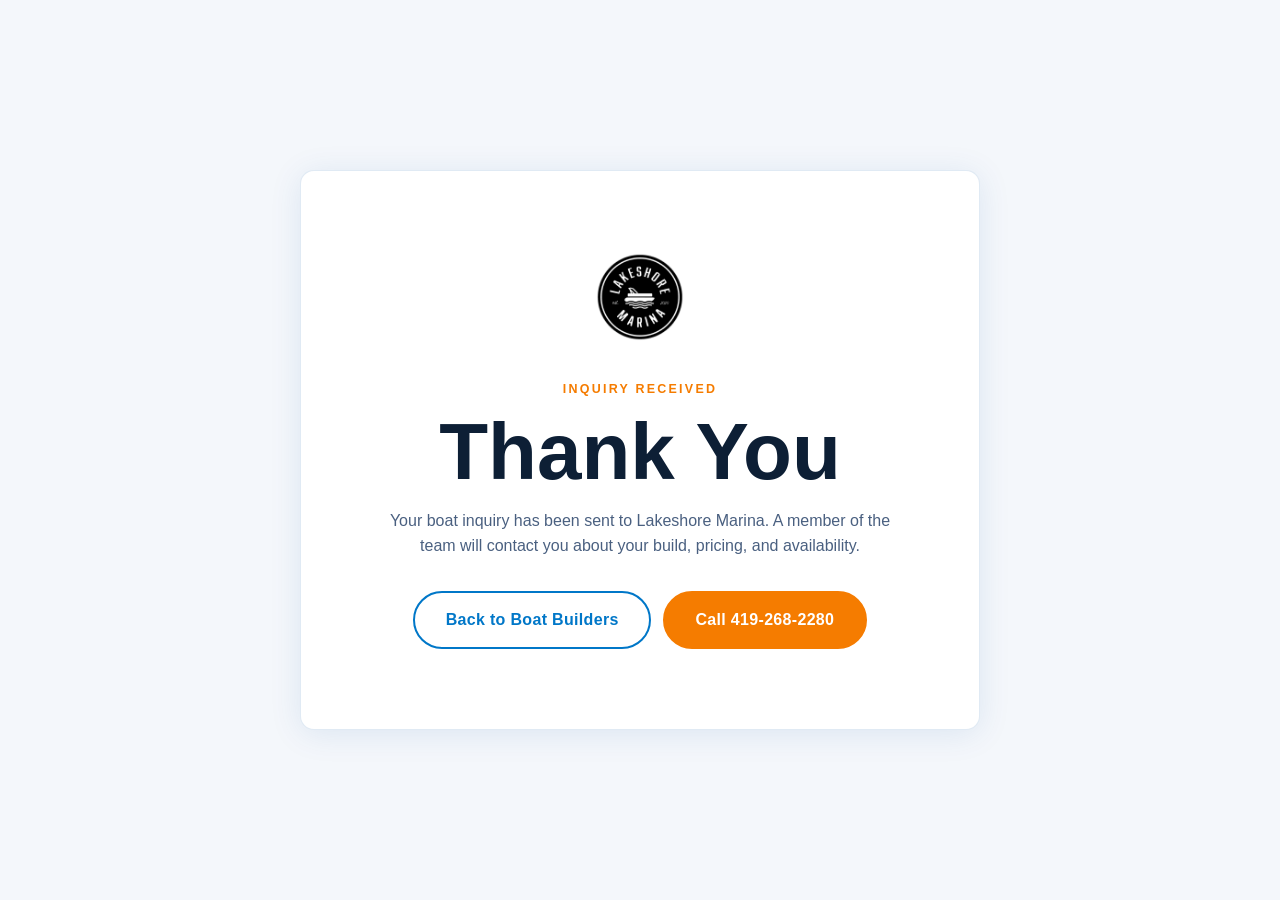
<file: thank-you.html>
<!DOCTYPE html>
<html lang="en">
<head>
  <meta charset="UTF-8" />
  <meta name="viewport" content="width=device-width, initial-scale=1.0" />
  <meta name="robots" content="noindex" />
  <title>Inquiry Received | Lakeshore Marina</title>
  <link rel="preconnect" href="https://api.fontshare.com" />
  <link href="https://api.fontshare.com/v2/css?f[]=cabinet-grotesk@700,800,900&f[]=satoshi@400,500,700&display=swap" rel="stylesheet" />
  <link rel="stylesheet" href="style.css" />
</head>
<body class="thank-you-page">
  <main class="thank-you-shell">
    <div class="thank-you-card">
      <a href="index.html"><img src="logos/marina-logo.png" alt="Lakeshore Marina" /></a>
      <p class="section-eyebrow">Inquiry received</p>
      <h1>Thank You</h1>
      <p>Your boat inquiry has been sent to Lakeshore Marina. A member of the team will contact you about your build, pricing, and availability.</p>
      <div class="thank-you-actions">
        <a href="build-your-boat.html" class="btn btn-outline btn-lg">Back to Boat Builders</a>
        <a href="tel:4192682280" class="btn btn-primary btn-lg">Call 419-268-2280</a>
      </div>
    </div>
  </main>
  <!-- Kenect customer texting widget -->
  <script async src="https://resource.kenect.com/api/v1/widget/client-data/H3OdAKeQLEzrWjeyfZGbTZ" type="text/javascript"></script>
</body>
</html>
</file>
<file: style.css>
/* ── TOKENS ───────────────────────────────────────────────── */
:root {
  --bg:           #ffffff;
  --surface:      #f4f7fb;
  --surface2:     #e8eef6;
  --border:       rgba(0, 80, 160, 0.12);
  --text:         #0d1f35;
  --text-muted:   #4a6080;
  --accent:       #0077c8;
  --accent-dark:  #005ea3;
  --orange:       #f57c00;
  --orange-dark:  #e65c00;
  --orange-light: #fff3e0;
  --radius:       14px;
  --radius-sm:    8px;
  --section-pad:  6rem;
  --font-head:    'Cabinet Grotesk', sans-serif;
  --font-body:    'Satoshi', sans-serif;
  --container:    1180px;
  --shadow:       0 4px 32px rgba(0,80,160,0.10);
}

/* ── RESET ────────────────────────────────────────────────── */
*, *::before, *::after { box-sizing: border-box; margin: 0; padding: 0; }
html { scroll-behavior: smooth; }
html,
body { overflow-x: hidden; }
body {
  font-family: var(--font-body);
  background: var(--bg);
  color: var(--text);
  line-height: 1.6;
  -webkit-font-smoothing: antialiased;
}
img { max-width: 100%; display: block; }
a { color: inherit; text-decoration: none; }
ul { list-style: none; }
button { cursor: pointer; font-family: inherit; }
select, input, textarea { font-family: inherit; }
.skip-link {
  position: fixed;
  left: 1rem;
  top: -5rem;
  z-index: 1000;
  padding: 0.75rem 1rem;
  background: #fff;
  color: var(--text);
  border-radius: var(--radius-sm);
  box-shadow: var(--shadow);
}
.skip-link:focus { top: 1rem; }
:focus-visible { outline: 3px solid var(--orange); outline-offset: 3px; }

/* ── CONTAINER ────────────────────────────────────────────── */
.container { max-width: var(--container); margin: 0 auto; padding: 0 1.5rem; }

/* ── BUTTONS ──────────────────────────────────────────────── */
.btn {
  display: inline-flex;
  align-items: center;
  justify-content: center;
  gap: 0.4rem;
  padding: 0.7rem 1.4rem;
  border-radius: 100px;
  font-weight: 700;
  font-size: 0.9rem;
  letter-spacing: 0.02em;
  transition: all 0.2s ease;
  border: 2px solid transparent;
  white-space: nowrap;
}
.btn-primary  { background: var(--orange); color: #fff; border-color: var(--orange); }
.btn-primary:hover { background: var(--orange-dark); border-color: var(--orange-dark); transform: translateY(-1px); box-shadow: 0 4px 16px rgba(245,124,0,0.3); }
.btn-outline  { background: transparent; color: var(--accent); border-color: var(--accent); }
.btn-outline:hover { background: var(--accent); color: #fff; transform: translateY(-1px); }
.btn-ghost    { background: rgba(255,255,255,0.12); color: #fff; border-color: rgba(255,255,255,0.6); }
.btn-ghost:hover { background: rgba(255,255,255,0.22); transform: translateY(-1px); }
.btn-lg { padding: 0.9rem 1.9rem; font-size: 1rem; }
.btn-full { width: 100%; }

/* ── HEADER ───────────────────────────────────────────────── */
.site-header {
  position: fixed; top: 0; left: 0; right: 0; z-index: 100;
  background: rgba(255,255,255,0.96);
  backdrop-filter: blur(12px);
  border-bottom: 1px solid var(--border);
  transition: box-shadow 0.3s;
}
.site-header.scrolled { box-shadow: 0 2px 24px rgba(0,80,160,0.10); }
.header-inner {
  display: flex;
  align-items: center;
  justify-content: space-between;
  height: 70px;
  gap: 1.5rem;
}
.logo-link { display: flex; align-items: center; }
.logo-img {
  height: 52px;
  width: auto;
  object-fit: contain;
}
.main-nav ul {
  display: flex;
  gap: 0.25rem;
  align-items: center;
}
.main-nav a {
  padding: 0.45rem 0.85rem;
  border-radius: 8px;
  font-size: 0.9rem;
  font-weight: 600;
  color: var(--text-muted);
  transition: color 0.2s, background 0.2s;
}
.main-nav a:hover { color: var(--accent); background: rgba(0,119,200,0.06); }
.header-actions { display: flex; align-items: center; gap: 0.75rem; }
.nav-toggle {
  display: none;
  flex-direction: column;
  gap: 5px;
  background: none;
  border: none;
  padding: 4px;
}
.nav-toggle span {
  display: block; width: 24px; height: 2px;
  background: var(--text); border-radius: 2px;
  transition: all 0.25s;
}
.mobile-nav {
  border-top: 1px solid var(--border);
  padding: 1rem 1.5rem 1.5rem;
  background: #fff;
}
.mobile-nav ul { display: flex; flex-direction: column; gap: 0.25rem; }
.mobile-nav a {
  display: block;
  padding: 0.65rem 0.75rem;
  border-radius: 8px;
  font-size: 0.95rem;
  color: var(--text-muted);
  font-weight: 600;
  transition: color 0.2s, background 0.2s;
}
.mobile-nav a:hover { color: var(--accent); background: rgba(0,119,200,0.06); }
.mobile-cta { margin-top: 0.5rem; text-align: center; }

/* ── SECTION HEADERS ──────────────────────────────────────── */
.section-header { text-align: center; margin-bottom: 3.5rem; }
.section-eyebrow {
  display: inline-block;
  font-size: 0.78rem;
  font-weight: 700;
  letter-spacing: 0.18em;
  text-transform: uppercase;
  color: var(--orange);
  margin-bottom: 0.75rem;
}
.section-header h2 {
  font-family: var(--font-head);
  font-size: clamp(2rem, 4vw, 2.75rem);
  font-weight: 900;
  line-height: 1.1;
  letter-spacing: -0.03em;
  color: var(--text);
  margin-bottom: 1rem;
}
.section-sub {
  max-width: 600px;
  margin: 0 auto;
  color: var(--text-muted);
  font-size: 1.05rem;
  line-height: 1.65;
}

/* ── HERO ─────────────────────────────────────────────────── */
.hero {
  position: relative;
  min-height: 100vh;
  display: flex;
  align-items: center;
  overflow: hidden;
  padding-top: 70px;
}
.hero-bg {
  position: absolute; inset: 0; z-index: 0;
  overflow: hidden;
  contain: paint;
  background: #092a45;
}
.hero-boat-collage {
  position: absolute;
  inset: 0;
  display: block;
}
.hero-boat-collage img {
  display: block;
  width: 100%;
  height: 100%;
  max-width: none;
  object-fit: cover;
  object-position: center;
}
.hero-content {
  position: relative; z-index: 1;
  padding: 5rem 1.5rem 6rem;
  width: 100%;
  max-width: var(--container);
}
.hero-eyebrow {
  display: inline-flex;
  align-items: center;
  gap: 0.5rem;
  font-size: 0.8rem;
  font-weight: 700;
  letter-spacing: 0.15em;
  text-transform: uppercase;
  color: #fff;
  margin-bottom: 1.5rem;
  text-shadow: 0 2px 5px rgba(0,20,42,0.95), 0 0 18px rgba(0,20,42,0.9);
}
.eyebrow-dot {
  width: 8px; height: 8px;
  border-radius: 50%;
  background: var(--orange);
  animation: pulse 2s infinite;
}
@keyframes pulse {
  0%,100% { box-shadow: 0 0 0 0 rgba(245,124,0,0.5); }
  50% { box-shadow: 0 0 0 7px rgba(245,124,0,0); }
}
.hero-h1 {
  font-family: var(--font-head);
  font-size: clamp(3rem, 7vw, 5.5rem);
  font-weight: 900;
  line-height: 1.0;
  letter-spacing: -0.02em;
  color: #fff;
  margin-bottom: 1.25rem;
  -webkit-text-stroke: 1px rgba(0,24,48,0.55);
  text-shadow: 0 3px 6px rgba(0,20,42,0.95), 0 0 26px rgba(0,20,42,0.9);
}
.hero-accent {
  color: var(--orange);
  -webkit-text-stroke-color: rgba(72,28,0,0.5);
}
.hero-sub {
  font-size: 1.15rem;
  color: #fff;
  line-height: 1.65;
  margin-bottom: 2rem;
  max-width: 520px;
  font-weight: 600;
  text-shadow: 0 2px 5px rgba(0,20,42,0.98), 0 0 18px rgba(0,20,42,0.95);
}
.hero .btn-ghost {
  background: #fff;
  color: #0d1f35;
  border-color: #fff;
  box-shadow: 0 3px 12px rgba(0,20,42,0.25);
}
.hero .btn-ghost:hover {
  background: #eef5fb;
  border-color: #eef5fb;
}
.hero-ctas {
  display: flex;
  gap: 1rem;
  flex-wrap: wrap;
  margin-bottom: 2rem;
  text-shadow: none;
}
.hero-trust {
  display: flex;
  flex-wrap: wrap;
  gap: 1rem 1.5rem;
}
.trust-item {
  display: flex;
  align-items: center;
  gap: 0.4rem;
  font-size: 0.88rem;
  font-weight: 600;
  color: #fff;
  text-shadow: 0 2px 5px rgba(0,20,42,0.98), 0 0 16px rgba(0,20,42,0.95);
}
.trust-icon { color: var(--orange); font-weight: 700; }
.hero-scroll-hint {
  position: absolute;
  bottom: 2rem;
  left: 50%;
  transform: translateX(-50%);
  display: flex;
  flex-direction: column;
  align-items: center;
  gap: 0.4rem;
  font-size: 0.7rem;
  letter-spacing: 0.1em;
  color: rgba(255,255,255,0.5);
  text-transform: uppercase;
  animation: bounce 2s infinite;
  z-index: 1;
}
@keyframes bounce {
  0%,100% { transform: translateX(-50%) translateY(0); }
  50% { transform: translateX(-50%) translateY(6px); }
}

/* ── PROOF BAR ────────────────────────────────────────────── */
.proof-bar {
  background: var(--accent);
  padding: 1.5rem 0;
}
.proof-inner {
  display: flex;
  align-items: center;
  justify-content: center;
  gap: 1rem;
  flex-wrap: wrap;
}
.proof-item {
  display: flex;
  flex-direction: column;
  align-items: center;
  text-align: center;
  padding: 0 1.5rem;
}
.proof-num {
  font-family: var(--font-head);
  font-size: 1.75rem;
  font-weight: 900;
  color: #fff;
  line-height: 1;
}
.proof-label {
  font-size: 0.75rem;
  font-weight: 600;
  color: rgba(255,255,255,0.75);
  text-transform: uppercase;
  letter-spacing: 0.08em;
  margin-top: 0.3rem;
}
.proof-divider {
  width: 1px; height: 40px;
  background: rgba(255,255,255,0.25);
}

/* ── BOATS / BRANDS ───────────────────────────────────────── */
.boats-section {
  padding: var(--section-pad) 0;
  background: var(--bg);
}
.brands-grid {
  display: grid;
  grid-template-columns: repeat(3, 1fr);
  gap: 1.5rem;
  margin-bottom: 3rem;
}
@media (max-width: 900px) { .brands-grid { grid-template-columns: 1fr; } }
.brand-card {
  background: var(--surface);
  border: 1.5px solid var(--border);
  border-radius: var(--radius);
  padding: 2rem;
  position: relative;
  display: flex;
  flex-direction: column;
  gap: 0.75rem;
  transition: border-color 0.2s, transform 0.2s, box-shadow 0.2s;
}
.brand-card-actions { display: grid; gap: 0.65rem; margin-top: auto; }
.brand-card:hover { border-color: var(--accent); transform: translateY(-3px); box-shadow: var(--shadow); }
.brand-card--featured {
  border-color: rgba(0,119,200,0.3);
  background: linear-gradient(160deg, rgba(0,119,200,0.05) 0%, var(--surface) 60%);
}
.brand-badge {
  display: inline-block;
  font-size: 0.7rem;
  font-weight: 700;
  letter-spacing: 0.12em;
  text-transform: uppercase;
  color: var(--orange);
  background: var(--orange-light);
  border: 1px solid rgba(245,124,0,0.25);
  border-radius: 100px;
  padding: 0.25rem 0.75rem;
  width: fit-content;
}
/* Brand logo image container */
.brand-logo-wrap {
  display: flex;
  align-items: center;
  justify-content: flex-start;
  height: 64px;
  margin-bottom: 0.25rem;
}
.brand-logo-wrap img {
  max-height: 56px;
  max-width: 180px;
  width: auto;
  object-fit: contain;
  object-position: left center;
}
.brand-card h3 {
  font-family: var(--font-head);
  font-size: 1.35rem;
  font-weight: 800;
  letter-spacing: -0.02em;
  color: var(--text);
}
.brand-card p { color: var(--text-muted); font-size: 0.95rem; line-height: 1.6; flex: 1; }
.brand-features {
  list-style: none;
  display: flex;
  flex-direction: column;
  gap: 0.3rem;
  margin: 0.25rem 0;
}
.brand-features li {
  font-size: 0.85rem;
  color: var(--text-muted);
  padding-left: 1.1rem;
  position: relative;
}
.brand-features li::before {
  content: '→';
  position: absolute; left: 0;
  color: var(--accent);
  font-size: 0.75rem;
}

/* Other brands */
.other-brands {
  background: var(--surface);
  border: 1.5px solid var(--border);
  border-radius: var(--radius);
  padding: 2.5rem;
  text-align: center;
}
.other-brands-title {
  font-family: var(--font-head);
  font-size: 1.4rem;
  font-weight: 800;
  margin-bottom: 0.6rem;
  color: var(--text);
}
.other-brands-sub { color: var(--text-muted); font-size: 0.95rem; margin-bottom: 1.25rem; }
.other-brands-logos {
  display: flex;
  flex-wrap: wrap;
  gap: 0.75rem;
  justify-content: center;
}
.other-brand-pill {
  background: #fff;
  border: 1.5px solid var(--border);
  border-radius: 100px;
  padding: 0.45rem 1.1rem;
  font-size: 0.88rem;
  font-weight: 600;
  color: var(--text-muted);
}

/* ── RENTALS ──────────────────────────────────────────────── */
.rentals-section {
  padding: var(--section-pad) 0;
  background: var(--surface);
}
.rentals-grid {
  display: grid;
  grid-template-columns: repeat(3, 1fr);
  gap: 1.5rem;
  margin-bottom: 1.5rem;
}
@media (max-width: 900px) { .rentals-grid { grid-template-columns: 1fr; } }
.rental-card {
  background: var(--bg);
  border: 1.5px solid var(--border);
  border-radius: var(--radius);
  padding: 2rem;
  display: flex;
  flex-direction: column;
  gap: 0.75rem;
  position: relative;
  transition: border-color 0.2s, transform 0.2s, box-shadow 0.2s;
}
.rental-card:hover { border-color: var(--accent); transform: translateY(-3px); box-shadow: var(--shadow); }
.rental-card--featured {
  border-color: rgba(245,124,0,0.35);
  background: linear-gradient(160deg, rgba(245,124,0,0.04) 0%, var(--bg) 60%);
}
.rental-add-on { border-style: dashed; }
.rental-badge {
  display: inline-block;
  font-size: 0.7rem;
  font-weight: 700;
  letter-spacing: 0.12em;
  text-transform: uppercase;
  color: var(--accent);
  background: rgba(0,119,200,0.08);
  border: 1px solid rgba(0,119,200,0.2);
  border-radius: 100px;
  padding: 0.25rem 0.75rem;
  width: fit-content;
}
.rental-badge--gold {
  color: var(--orange);
  background: var(--orange-light);
  border-color: rgba(245,124,0,0.25);
}
.rental-icon { color: var(--accent); }
.rental-price {
  font-family: var(--font-head);
  font-size: 2.4rem;
  font-weight: 900;
  color: var(--text);
  line-height: 1;
}
.rental-price .rental-price-value {
  font-size: inherit;
  font-weight: inherit;
  color: inherit;
}
.rental-price span {
  font-size: 1rem;
  font-weight: 500;
  color: var(--text-muted);
}
.site-announcement {
  background: var(--orange);
  color: #fff;
  text-align: center;
  padding: 0.85rem 1rem;
  border-bottom: 1px solid rgba(255,255,255,0.25);
}
.site-announcement p {
  margin: 0;
  font-weight: 800;
  line-height: 1.45;
}
.rental-card p { color: var(--text-muted); font-size: 0.95rem; line-height: 1.6; flex: 1; }
.rental-features {
  display: flex;
  flex-direction: column;
  gap: 0.35rem;
  font-size: 0.88rem;
  color: var(--text-muted);
}
.rental-note {
  display: flex;
  align-items: flex-start;
  gap: 0.6rem;
  background: rgba(0,119,200,0.05);
  border: 1px solid rgba(0,119,200,0.15);
  border-radius: var(--radius-sm);
  padding: 0.9rem 1.1rem;
  font-size: 0.88rem;
  color: var(--text-muted);
}
.rental-note svg { flex-shrink: 0; color: var(--accent); margin-top: 2px; }
.rental-note a { color: var(--accent); text-decoration: underline; text-underline-offset: 3px; }

/* ── SERVICES ─────────────────────────────────────────────── */
.services-section {
  padding: var(--section-pad) 0;
  background: var(--bg);
}
.services-grid {
  display: grid;
  grid-template-columns: repeat(3, 1fr);
  gap: 1.5rem;
}
@media (max-width: 900px) { .services-grid { grid-template-columns: 1fr; } }
.service-card {
  background: var(--surface);
  border: 1.5px solid var(--border);
  border-radius: var(--radius);
  padding: 1.75rem;
  display: flex;
  flex-direction: column;
  gap: 0.65rem;
  transition: border-color 0.2s, transform 0.2s, box-shadow 0.2s;
}
.service-card:hover { border-color: var(--accent); transform: translateY(-3px); box-shadow: var(--shadow); }
.service-card--featured {
  border-color: rgba(0,119,200,0.25);
  background: linear-gradient(160deg, rgba(0,119,200,0.04) 0%, var(--surface) 60%);
}
.service-card--gas {
  border-color: rgba(245,124,0,0.25);
  background: linear-gradient(160deg, rgba(245,124,0,0.04) 0%, var(--surface) 60%);
}
.service-icon { color: var(--accent); margin-bottom: 0.25rem; }
.service-card--gas .service-icon { color: var(--orange); }
.service-card h3 {
  font-family: var(--font-head);
  font-size: 1.15rem;
  font-weight: 800;
  color: var(--text);
}
.service-card p { color: var(--text-muted); font-size: 0.93rem; line-height: 1.6; }

/* ── AMENITIES ────────────────────────────────────────────── */
.amenities-section {
  padding: 4rem 0;
  background: var(--surface);
  border-top: 1px solid var(--border);
  border-bottom: 1px solid var(--border);
}
.amenities-grid {
  display: flex;
  flex-wrap: wrap;
  gap: 1rem;
  justify-content: center;
}
.amenity-pill {
  display: flex;
  align-items: center;
  gap: 0.5rem;
  background: #fff;
  border: 1.5px solid var(--border);
  border-radius: 100px;
  padding: 0.55rem 1.25rem;
  font-size: 0.88rem;
  font-weight: 600;
  color: var(--text-muted);
  transition: border-color 0.2s, color 0.2s, background 0.2s;
}
.amenity-pill:hover { border-color: var(--accent); color: var(--accent); background: rgba(0,119,200,0.04); }
.amenity-pill svg { color: var(--accent); flex-shrink: 0; }

/* ── GRAND LAKE ───────────────────────────────────────────── */
.lake-section {
  padding: var(--section-pad) 0;
  background: var(--accent);
}
.lake-layout {
  display: grid;
  grid-template-columns: 1fr 1.4fr;
  gap: 4rem;
  align-items: center;
}
@media (max-width: 768px) { .lake-layout { grid-template-columns: 1fr; gap: 2.5rem; } }
.lake-card {
  background: rgba(255,255,255,0.10);
  border: 1px solid rgba(255,255,255,0.25);
  border-radius: var(--radius);
  padding: 2.5rem;
}
.lake-stats {
  display: grid;
  grid-template-columns: 1fr 1fr;
  gap: 2rem;
}
.lake-stat { display: flex; flex-direction: column; gap: 0.3rem; }
.lake-stat-num {
  font-family: var(--font-head);
  font-size: 1.9rem;
  font-weight: 900;
  color: #fff;
  line-height: 1;
}
.lake-stat-label {
  font-size: 0.78rem;
  font-weight: 600;
  color: rgba(255,255,255,0.70);
  text-transform: uppercase;
  letter-spacing: 0.07em;
}
.lake-text { display: flex; flex-direction: column; gap: 1rem; }
.lake-text .section-eyebrow { color: var(--orange); }
.lake-text h2 {
  font-family: var(--font-head);
  font-size: clamp(1.8rem, 3vw, 2.5rem);
  font-weight: 900;
  letter-spacing: -0.03em;
  line-height: 1.1;
  color: #fff;
}
.lake-text p { color: rgba(255,255,255,0.80); line-height: 1.7; }
.lake-activities {
  display: flex;
  flex-wrap: wrap;
  gap: 0.6rem;
  margin-top: 0.5rem;
}
.activity-tag {
  background: rgba(255,255,255,0.12);
  border: 1px solid rgba(255,255,255,0.25);
  border-radius: 100px;
  padding: 0.35rem 0.9rem;
  font-size: 0.82rem;
  font-weight: 600;
  color: rgba(255,255,255,0.85);
}

/* ── ABOUT ────────────────────────────────────────────────── */
.about-section {
  padding: var(--section-pad) 0;
  background: var(--surface);
}
.about-layout {
  display: grid;
  grid-template-columns: 1.4fr 1fr;
  gap: 4rem;
  align-items: center;
}
@media (max-width: 768px) { .about-layout { grid-template-columns: 1fr; gap: 2.5rem; } }
.about-text { display: flex; flex-direction: column; gap: 1rem; }
.about-text h2 {
  font-family: var(--font-head);
  font-size: clamp(1.8rem, 3vw, 2.5rem);
  font-weight: 900;
  letter-spacing: -0.03em;
  line-height: 1.1;
  color: var(--text);
}
.about-text p { color: var(--text-muted); line-height: 1.7; }
.about-quote {
  border-left: 3px solid var(--orange);
  padding-left: 1.25rem;
  font-style: italic;
  color: var(--text-muted);
  font-size: 1.05rem;
  line-height: 1.65;
  margin: 0.5rem 0;
}
.about-tags {
  display: flex;
  flex-wrap: wrap;
  gap: 0.6rem;
  margin-top: 0.5rem;
}
.about-tag {
  background: #fff;
  border: 1.5px solid var(--border);
  border-radius: 100px;
  padding: 0.35rem 0.9rem;
  font-size: 0.82rem;
  font-weight: 600;
  color: var(--text-muted);
}
/* About card with marina logo */
.about-card {
  background: #fff;
  border: 1.5px solid var(--border);
  border-radius: var(--radius);
  padding: 2.5rem;
  display: flex;
  flex-direction: column;
  align-items: center;
  gap: 2rem;
}
.about-marina-logo {
  width: 160px;
  height: 160px;
  object-fit: contain;
}
.about-stat-row { display: flex; gap: 2rem; justify-content: center; }
.about-stat { display: flex; flex-direction: column; align-items: center; gap: 0.3rem; }
.about-stat-num {
  font-family: var(--font-head);
  font-size: 2rem;
  font-weight: 900;
  color: var(--accent);
  line-height: 1;
}
.about-stat-label {
  font-size: 0.75rem;
  font-weight: 600;
  color: var(--text-muted);
  text-transform: uppercase;
  letter-spacing: 0.08em;
  text-align: center;
}

/* ── CONTACT ──────────────────────────────────────────────── */
.contact-section {
  padding: var(--section-pad) 0;
  background: var(--bg);
}
.contact-layout {
  display: grid;
  grid-template-columns: 1fr 1fr;
  gap: 3rem;
  margin-bottom: 4rem;
}
@media (max-width: 768px) { .contact-layout { grid-template-columns: 1fr; } }
.contact-info { display: flex; flex-direction: column; gap: 1.5rem; }
.info-block {
  display: flex;
  align-items: flex-start;
  gap: 1rem;
  background: var(--surface);
  border: 1.5px solid var(--border);
  border-radius: var(--radius-sm);
  padding: 1.1rem 1.25rem;
  transition: border-color 0.2s, box-shadow 0.2s;
}
.info-block:hover { border-color: var(--accent); box-shadow: var(--shadow); }
.info-icon {
  color: var(--accent);
  flex-shrink: 0;
  margin-top: 2px;
}
.info-label {
  font-size: 0.75rem;
  font-weight: 700;
  letter-spacing: 0.1em;
  text-transform: uppercase;
  color: var(--text-muted);
  margin-bottom: 0.2rem;
}
.info-value {
  font-size: 0.97rem;
  font-weight: 600;
  color: var(--text);
  transition: color 0.2s;
  line-height: 1.4;
}
.info-value:hover { color: var(--accent); }
.hours-card {
  background: var(--surface);
  border: 1.5px solid var(--border);
  border-radius: var(--radius);
  padding: 2rem;
}
.hours-title {
  display: flex;
  align-items: center;
  gap: 0.6rem;
  font-family: var(--font-head);
  font-size: 1.2rem;
  font-weight: 800;
  margin-bottom: 1.25rem;
  color: var(--text);
}
.hours-title svg { color: var(--orange); }
.hours-list { display: flex; flex-direction: column; gap: 0; }
.hours-row {
  display: flex;
  justify-content: space-between;
  align-items: center;
  padding: 0.6rem 0;
  border-bottom: 1px solid var(--border);
  font-size: 0.92rem;
}
.hours-row:last-child { border-bottom: none; }
.hours-day { font-weight: 600; color: var(--text); }
.hours-time { color: var(--text-muted); font-weight: 500; }
.hours-row--sunday .hours-day { color: var(--orange); }
.hours-row--sunday .hours-time { color: var(--orange); }
.contact-form-wrap {
  background: var(--surface);
  border: 1.5px solid var(--border);
  border-radius: var(--radius);
  padding: 2.5rem;
  max-width: 760px;
  margin: 0 auto;
}
.contact-form-wrap h3 {
  font-family: var(--font-head);
  font-size: 1.5rem;
  font-weight: 800;
  margin-bottom: 0.5rem;
  color: var(--text);
}
.contact-form-wrap > p {
  color: var(--text-muted);
  margin-bottom: 1.75rem;
  font-size: 0.95rem;
}
.contact-form { display: flex; flex-direction: column; gap: 1rem; }
.form-row-group { display: grid; grid-template-columns: 1fr 1fr; gap: 1rem; }
@media (max-width: 600px) { .form-row-group { grid-template-columns: 1fr; } }
.form-row { display: flex; flex-direction: column; gap: 0.4rem; }
.form-row label {
  font-size: 0.82rem;
  font-weight: 700;
  letter-spacing: 0.06em;
  text-transform: uppercase;
  color: var(--text-muted);
}
.form-row input,
.form-row textarea,
.form-row select {
  background: #fff;
  border: 1.5px solid var(--border);
  border-radius: var(--radius-sm);
  padding: 0.75rem 1rem;
  font-size: 0.95rem;
  color: var(--text);
  transition: border-color 0.2s;
  outline: none;
}
.form-row input:focus,
.form-row textarea:focus,
.form-row select:focus { border-color: var(--accent); }
.form-row select { appearance: none; cursor: pointer; }
.form-row textarea { resize: vertical; min-height: 110px; }
.form-note {
  text-align: center;
  font-size: 0.8rem;
  color: var(--text-muted);
  margin-top: 0.25rem;
}

/* ── FOOTER ───────────────────────────────────────────────── */
.site-footer {
  background: var(--text);
  border-top: 1px solid rgba(255,255,255,0.08);
  padding-top: 3.5rem;
}
.footer-inner {
  display: grid;
  grid-template-columns: 1.5fr 1fr 1fr 1fr;
  gap: 3rem;
  padding-bottom: 3rem;
}
@media (max-width: 900px) { .footer-inner { grid-template-columns: 1fr 1fr; gap: 2rem; } }
@media (max-width: 500px) { .footer-inner { grid-template-columns: 1fr; } }
.footer-logo-wrap { margin-bottom: 1rem; }
.footer-logo-img {
  height: 56px;
  width: auto;
  object-fit: contain;
  filter: brightness(0) invert(1);
}
.footer-tagline {
  color: rgba(255,255,255,0.55);
  font-size: 0.88rem;
  line-height: 1.6;
}
.footer-col-label {
  font-size: 0.72rem;
  font-weight: 700;
  letter-spacing: 0.14em;
  text-transform: uppercase;
  color: var(--orange);
  margin-bottom: 1rem;
}
.footer-links-group ul { display: flex; flex-direction: column; gap: 0.5rem; }
.footer-links-group a, .footer-links-group li {
  font-size: 0.88rem;
  color: rgba(255,255,255,0.55);
  transition: color 0.2s;
}
.footer-links-group a:hover { color: #fff; }
.footer-hours li { font-size: 0.85rem; }
.footer-bottom {
  border-top: 1px solid rgba(255,255,255,0.08);
  padding: 1.25rem 1.5rem;
  text-align: center;
  font-size: 0.8rem;
  color: rgba(255,255,255,0.4);
}

/* ── STICKY CTA ───────────────────────────────────────────── */
.sticky-cta {
  display: none;
  position: fixed;
  bottom: 0; left: 0; right: 0;
  padding: 0.85rem 1rem;
  background: #fff;
  border-top: 1px solid var(--border);
  z-index: 999;
  box-shadow: 0 -4px 24px rgba(0,80,160,0.12);
}
.sticky-cta.visible { display: block; }
@media (min-width: 768px) { .sticky-cta { display: none !important; } }

/* ── RESPONSIVE ───────────────────────────────────────────── */
@media (max-width: 768px) {
  .main-nav { display: none; }
  .nav-toggle { display: flex; }
  .header-actions .btn-primary { display: none; }
  :root { --section-pad: 4rem; }
  .hero-content { padding: 3.5rem 1.5rem 5rem; }
  .hero-boat-collage img { object-position: center; }
  .proof-inner { gap: 0.5rem; }
  .proof-item { padding: 0 0.75rem; }
  .proof-divider { display: none; }
  .services-grid { grid-template-columns: 1fr; }
}
@media (max-width: 480px) {
  .hero-ctas { flex-direction: column; }
  .hero-ctas .btn { width: 100%; justify-content: center; }
}

.brand-logo-wrap--dark {
  background: #1a2a3a;
  border-radius: 4px;
  padding: 0.5rem;
}

/* ===== REACH CARDS ===== */
.reach-cards {
  display: grid;
  grid-template-columns: 1fr 1fr;
  gap: 1.5rem;
  margin-top: 2.5rem;
}
.reach-card {
  display: flex;
  flex-direction: column;
  align-items: center;
  gap: 0.5rem;
  padding: 2.5rem 2rem;
  background: var(--surface);
  border: 1px solid var(--border);
  text-decoration: none;
  color: var(--text);
  text-align: center;
  transition: border-color 0.2s, transform 0.2s, box-shadow 0.2s;
}
.reach-card:hover { border-color: var(--accent); transform: translateY(-3px); box-shadow: var(--shadow); }
.reach-icon { color: var(--accent); margin-bottom: 0.25rem; }
.reach-label { font-size: 0.65rem; font-weight: 700; letter-spacing: 0.18em; text-transform: uppercase; color: var(--text-muted); }
.reach-val { font-size: 1.25rem; font-weight: 700; color: var(--text); }
.reach-note { font-size: 0.78rem; color: var(--text-muted); }
@media (max-width: 600px) {
  .reach-cards { grid-template-columns: 1fr; }
}

/* ── INVENTORY PAGE ───────────────────────────────────────── */
.inventory-page { background: var(--surface); }
.main-nav a[aria-current="page"],
.mobile-nav a[aria-current="page"] { color: var(--accent); background: rgba(0,119,200,0.07); }
.inventory-hero {
  padding: 9rem 0 5rem;
  background: linear-gradient(135deg, #003d7a 0%, #0063b2 68%, #0077c8 100%);
  color: #fff;
}
.inventory-hero-inner {
  display: grid;
  grid-template-columns: minmax(0, 1fr) auto;
  align-items: end;
  gap: 3rem;
}
.inventory-hero h1 {
  max-width: 760px;
  font-family: var(--font-head);
  font-size: clamp(3rem, 7vw, 5rem);
  font-weight: 900;
  line-height: 0.98;
  letter-spacing: -0.02em;
  margin-bottom: 1.25rem;
}
.inventory-hero p:not(.section-eyebrow) {
  max-width: 660px;
  font-size: 1.08rem;
  color: rgba(255,255,255,0.78);
}
.inventory-section { padding: 5rem 0 6rem; }
.inventory-toolbar {
  display: flex;
  justify-content: space-between;
  align-items: end;
  gap: 2rem;
  margin-bottom: 2.5rem;
}
.inventory-kicker {
  color: var(--orange);
  font-size: 0.78rem;
  font-weight: 700;
  letter-spacing: 0.14em;
  text-transform: uppercase;
}
.inventory-toolbar h2 {
  font-family: var(--font-head);
  font-size: clamp(2rem, 4vw, 3rem);
  font-weight: 900;
  line-height: 1;
  letter-spacing: -0.03em;
}
.inventory-count { margin-top: 0.5rem; color: var(--text-muted); }
.inventory-filters { display: flex; gap: 0.75rem; }
.inventory-filters label { display: grid; gap: 0.35rem; }
.inventory-filters label span {
  font-size: 0.72rem;
  font-weight: 700;
  letter-spacing: 0.08em;
  text-transform: uppercase;
  color: var(--text-muted);
}
.inventory-filters select {
  min-width: 170px;
  min-height: 44px;
  padding: 0.65rem 2.4rem 0.65rem 0.85rem;
  border: 1px solid var(--border);
  border-radius: var(--radius-sm);
  background: #fff;
  color: var(--text);
  font-size: 0.92rem;
}
.inventory-grid {
  display: grid;
  grid-template-columns: repeat(3, minmax(0, 1fr));
  gap: 1.5rem;
}
.boat-card {
  min-width: 0;
  overflow: hidden;
  background: #fff;
  border: 1px solid var(--border);
  border-radius: var(--radius);
  box-shadow: 0 8px 28px rgba(13,31,53,0.06);
  transition: transform 0.2s ease, box-shadow 0.2s ease;
  content-visibility: auto;
}
.boat-card:hover { transform: translateY(-4px); box-shadow: 0 16px 38px rgba(13,31,53,0.12); }
.boat-card-photo {
  height: 230px;
  background: #dfe9f2;
  overflow: hidden;
  display: grid;
  place-items: center;
}
.boat-card-photo img,
.boat-modal-photo img { width: 100%; height: 100%; object-fit: cover; }
.photo-coming-soon {
  color: var(--text-muted);
  font-size: 0.78rem;
  font-weight: 700;
  letter-spacing: 0.12em;
  text-transform: uppercase;
}
.boat-card-body { padding: 1.4rem; }
.boat-badges { display: flex; flex-wrap: wrap; gap: 0.45rem; margin-bottom: 0.75rem; }
.boat-badge {
  display: inline-flex;
  align-items: center;
  min-height: 26px;
  padding: 0.25rem 0.6rem;
  border-radius: 100px;
  background: var(--surface2);
  color: var(--accent-dark);
  font-size: 0.7rem;
  font-weight: 700;
  letter-spacing: 0.04em;
  text-transform: uppercase;
}
.boat-badge--sale-pending { background: var(--orange-light); color: var(--orange-dark); }
.boat-card h3 {
  font-family: var(--font-head);
  font-size: 1.35rem;
  font-weight: 800;
  line-height: 1.15;
  margin-bottom: 0.45rem;
}
.boat-card-summary { color: var(--text-muted); font-size: 0.9rem; }
.boat-card-footer {
  display: flex;
  align-items: center;
  justify-content: space-between;
  gap: 1rem;
  margin-top: 1.4rem;
  padding-top: 1.15rem;
  border-top: 1px solid var(--border);
}
.boat-price {
  font-family: var(--font-head);
  font-size: 1.35rem;
  font-weight: 900;
  color: var(--text);
  white-space: nowrap;
}
.inventory-empty {
  max-width: 760px;
  margin: 1rem auto 0;
  padding: clamp(2.5rem, 7vw, 5rem);
  text-align: center;
  background: #fff;
  border: 1px solid var(--border);
  border-radius: var(--radius);
}
.inventory-empty-label {
  color: var(--orange);
  font-size: 0.75rem;
  font-weight: 700;
  letter-spacing: 0.14em;
  text-transform: uppercase;
}
.inventory-empty h2 {
  margin: 0.5rem 0 0.8rem;
  font-family: var(--font-head);
  font-size: clamp(2rem, 4vw, 2.8rem);
  line-height: 1.05;
}
.inventory-empty > p:not(.inventory-empty-label) {
  max-width: 520px;
  margin: 0 auto 1.6rem;
  color: var(--text-muted);
}
.inventory-help { padding: 5rem 0; background: #fff; }
.inventory-help-inner {
  display: grid;
  grid-template-columns: minmax(0, 1fr) auto;
  align-items: center;
  gap: 3rem;
}
.inventory-help h2 {
  font-family: var(--font-head);
  font-size: clamp(2rem, 4vw, 3rem);
  line-height: 1.05;
  letter-spacing: -0.03em;
}
.inventory-help p:not(.section-eyebrow) { max-width: 650px; margin-top: 0.75rem; color: var(--text-muted); }
.inventory-help-actions { display: flex; flex-wrap: wrap; gap: 0.75rem; }
.boat-modal {
  width: min(1040px, calc(100% - 2rem));
  max-height: calc(100vh - 2rem);
  margin: auto;
  padding: 0;
  border: 0;
  border-radius: var(--radius);
  background: #fff;
  box-shadow: 0 24px 80px rgba(0,20,50,0.35);
}
.boat-modal::backdrop { background: rgba(3,18,38,0.75); }
.modal-close {
  position: absolute;
  top: 0.8rem;
  right: 0.8rem;
  z-index: 2;
  width: 44px;
  height: 44px;
  border: 0;
  border-radius: 50%;
  background: rgba(255,255,255,0.94);
  color: var(--text);
  font-size: 1.6rem;
  line-height: 1;
}
#modal-content { display: grid; grid-template-columns: 1.1fr 0.9fr; }
.boat-modal-gallery {
  max-height: calc(100vh - 2rem);
  overflow-y: auto;
  background: var(--surface2);
}
.boat-modal-photo { min-height: 320px; aspect-ratio: 4 / 3; display: grid; place-items: center; overflow: hidden; }
.boat-modal-photo + .boat-modal-photo { border-top: 4px solid #fff; }
.boat-modal-details { padding: clamp(2rem, 5vw, 3.5rem); overflow-y: auto; }
.boat-modal-details h2 {
  font-family: var(--font-head);
  font-size: clamp(2rem, 4vw, 3rem);
  line-height: 1;
  letter-spacing: -0.03em;
}
.boat-modal-price {
  margin-top: 0.75rem;
  font-family: var(--font-head);
  font-size: 1.65rem;
  font-weight: 900;
  color: var(--accent);
}
.boat-specs { display: grid; grid-template-columns: 1fr 1fr; gap: 1rem; margin: 2rem 0; }
.boat-spec { padding-top: 0.75rem; border-top: 1px solid var(--border); }
.boat-spec dt { color: var(--text-muted); font-size: 0.72rem; font-weight: 700; text-transform: uppercase; letter-spacing: 0.08em; }
.boat-spec dd { margin-top: 0.2rem; font-weight: 700; }
.boat-description { color: var(--text-muted); white-space: pre-line; }
.boat-modal-actions { display: grid; gap: 0.75rem; margin-top: 2rem; }

@media (max-width: 900px) {
  .inventory-grid { grid-template-columns: repeat(2, minmax(0, 1fr)); }
  .inventory-hero-inner,
  .inventory-help-inner { grid-template-columns: 1fr; gap: 1.75rem; }
  #modal-content { grid-template-columns: 1fr; }
  .boat-modal-gallery { display: grid; grid-template-columns: repeat(2, 1fr); max-height: none; }
  .boat-modal-photo { min-height: 230px; }
  .boat-modal-photo + .boat-modal-photo { border-top: 0; border-left: 4px solid #fff; }
}
@media (max-width: 680px) {
  .inventory-hero { padding: 7.5rem 0 3.5rem; }
  .inventory-toolbar { align-items: stretch; flex-direction: column; }
  .inventory-filters { display: grid; grid-template-columns: 1fr 1fr; }
  .inventory-filters select { width: 100%; min-width: 0; }
  .inventory-grid { grid-template-columns: 1fr; }
  .inventory-help-actions { display: grid; }
  .boat-modal { width: 100%; max-height: 100vh; border-radius: 0; }
  #modal-content { display: block; }
  .boat-modal-gallery { display: block; }
  .boat-modal-photo { min-height: 260px; }
  .boat-modal-photo + .boat-modal-photo { border-left: 0; border-top: 4px solid #fff; }
}

/* ── BUILD YOUR BOAT ──────────────────────────────────────── */
.build-page,
.inquiry-page { background: var(--surface); }
.builder-hero {
  min-height: 670px;
  display: flex;
  align-items: center;
  padding: 9rem 0 6rem;
  color: #fff;
  background:
    radial-gradient(circle at 82% 28%, rgba(245,124,0,0.22), transparent 28%),
    linear-gradient(135deg, #003d7a 0%, #0063b2 60%, #0077c8 100%);
}
.builder-hero-content { max-width: 940px; }
.builder-hero h1 {
  max-width: 850px;
  font-family: var(--font-head);
  font-size: clamp(3.2rem, 7vw, 5.8rem);
  font-weight: 900;
  line-height: 0.96;
  letter-spacing: -0.02em;
}
.builder-hero p:not(.section-eyebrow) {
  max-width: 680px;
  margin: 1.4rem 0 2rem;
  color: rgba(255,255,255,0.8);
  font-size: 1.1rem;
}
.builder-steps { padding: 5rem 0; background: #fff; }
.builder-section-heading { max-width: 720px; margin-bottom: 2.5rem; }
.builder-section-heading h2,
.builder-return-note h2 {
  font-family: var(--font-head);
  font-size: clamp(2.1rem, 4vw, 3.2rem);
  font-weight: 900;
  line-height: 1.05;
  letter-spacing: -0.025em;
}
.builder-section-heading > p:last-child { margin-top: 0.75rem; color: var(--text-muted); }
.builder-step-list {
  display: grid;
  grid-template-columns: repeat(3, 1fr);
  border-top: 1px solid var(--border);
  border-bottom: 1px solid var(--border);
}
.builder-step-list li {
  display: grid;
  grid-template-columns: auto 1fr;
  gap: 1rem;
  padding: 2rem;
  border-right: 1px solid var(--border);
}
.builder-step-list li:first-child { padding-left: 0; }
.builder-step-list li:last-child { border-right: 0; padding-right: 0; }
.step-number {
  color: var(--orange);
  font-family: var(--font-head);
  font-size: 0.8rem;
  font-weight: 900;
  letter-spacing: 0.08em;
}
.builder-step-list h3 { font-family: var(--font-head); font-size: 1.2rem; line-height: 1.1; }
.builder-step-list p { margin-top: 0.45rem; color: var(--text-muted); font-size: 0.92rem; }
.builder-brands { padding: 6rem 0; }
.builder-brand-list { display: grid; gap: 1.5rem; }
.builder-brand-card {
  display: grid;
  grid-template-columns: 320px minmax(0, 1fr);
  min-height: 320px;
  overflow: hidden;
  background: #fff;
  border: 1px solid var(--border);
  border-radius: var(--radius);
  box-shadow: 0 8px 28px rgba(13,31,53,0.06);
  scroll-margin-top: 100px;
}
.builder-brand-logo {
  display: grid;
  place-items: center;
  min-height: 300px;
  padding: 3rem;
  background: #eaf1f7;
}
.builder-brand-logo img { width: 100%; max-width: 230px; max-height: 130px; object-fit: contain; }
.builder-brand-copy { display: flex; flex-direction: column; justify-content: center; padding: clamp(2rem, 5vw, 4rem); }
.builder-brand-label {
  margin-bottom: 0.55rem;
  color: var(--orange);
  font-size: 0.72rem;
  font-weight: 700;
  letter-spacing: 0.14em;
  text-transform: uppercase;
}
.builder-brand-copy h3 {
  font-family: var(--font-head);
  font-size: clamp(2rem, 4vw, 3rem);
  line-height: 1;
}
.builder-brand-copy > p:not(.builder-brand-label) { max-width: 650px; margin-top: 0.8rem; color: var(--text-muted); }
.builder-brand-actions { display: flex; flex-wrap: wrap; gap: 0.75rem; margin-top: 1.6rem; }
.builder-return-note {
  display: grid;
  grid-template-columns: minmax(0, 1fr) auto;
  align-items: center;
  gap: 3rem;
  margin-top: 1.5rem;
  padding: clamp(2rem, 6vw, 4rem);
  background: var(--text);
  color: #fff;
  border-radius: var(--radius);
}
.builder-return-note p:not(.section-eyebrow) { max-width: 650px; margin-top: 0.75rem; color: rgba(255,255,255,0.68); }

/* ── BOAT INQUIRY ─────────────────────────────────────────── */
.inquiry-shell { min-height: 100vh; padding: 10rem 0 6rem; }
.inquiry-layout {
  display: grid;
  grid-template-columns: minmax(0, 0.8fr) minmax(560px, 1.2fr);
  gap: clamp(3rem, 7vw, 6rem);
  align-items: start;
}
.inquiry-layout > * { min-width: 0; }
.inquiry-intro { position: sticky; top: 120px; }
.inquiry-intro h1 {
  font-family: var(--font-head);
  font-size: clamp(2.8rem, 6vw, 4.8rem);
  font-weight: 900;
  line-height: 0.98;
  letter-spacing: -0.025em;
}
.inquiry-intro > p:not(.section-eyebrow) { margin-top: 1.2rem; color: var(--text-muted); font-size: 1.05rem; }
.inquiry-contact-card {
  display: grid;
  gap: 0.3rem;
  margin-top: 2rem;
  padding-top: 1.5rem;
  border-top: 1px solid var(--border);
}
.inquiry-contact-label { color: var(--text-muted); font-size: 0.78rem; font-weight: 700; letter-spacing: 0.1em; text-transform: uppercase; }
.inquiry-contact-card a { color: var(--accent); font-family: var(--font-head); font-size: 1.65rem; font-weight: 900; overflow-wrap: anywhere; }
.inquiry-contact-card span { color: var(--text-muted); font-size: 0.9rem; }
.inquiry-form-card {
  padding: clamp(1.5rem, 4vw, 3rem);
  background: #fff;
  border: 1px solid var(--border);
  border-radius: var(--radius);
  box-shadow: 0 12px 36px rgba(13,31,53,0.08);
}
.boat-inquiry-form { display: grid; gap: 1.2rem; }
.boat-inquiry-form .form-row input,
.boat-inquiry-form .form-row select,
.boat-inquiry-form .form-row textarea { min-height: 48px; }
.field-help { color: var(--text-muted); font-size: 0.78rem; }
.form-honeypot { position: absolute; left: -9999px; width: 1px; height: 1px; opacity: 0; }
.consent-row {
  display: grid;
  grid-template-columns: 20px 1fr;
  gap: 0.7rem;
  align-items: start;
  color: var(--text-muted);
  font-size: 0.86rem;
}
.consent-row input { width: 18px; height: 18px; margin-top: 0.15rem; accent-color: var(--accent); }
.form-privacy { color: var(--text-muted); font-size: 0.76rem; text-align: center; }
.thank-you-page { background: var(--surface); }
.thank-you-shell { min-height: 100vh; display: grid; place-items: center; padding: 2rem; }
.thank-you-card {
  width: min(680px, 100%);
  padding: clamp(2.5rem, 7vw, 5rem);
  text-align: center;
  background: #fff;
  border: 1px solid var(--border);
  border-radius: var(--radius);
  box-shadow: var(--shadow);
}
.thank-you-card img { width: 92px; margin: 0 auto 2rem; }
.thank-you-card h1 { font-family: var(--font-head); font-size: clamp(3rem, 7vw, 5rem); line-height: 1; }
.thank-you-card > p:not(.section-eyebrow) { max-width: 540px; margin: 1rem auto 0; color: var(--text-muted); }
.thank-you-actions { display: flex; justify-content: center; flex-wrap: wrap; gap: 0.75rem; margin-top: 2rem; }

@media (max-width: 900px) {
  .builder-step-list { grid-template-columns: 1fr; }
  .builder-step-list li,
  .builder-step-list li:first-child,
  .builder-step-list li:last-child { padding: 1.5rem 0; border-right: 0; border-bottom: 1px solid var(--border); }
  .builder-step-list li:last-child { border-bottom: 0; }
  .builder-brand-card { grid-template-columns: 240px minmax(0, 1fr); }
  .inquiry-layout { grid-template-columns: minmax(0, 1fr); }
  .inquiry-intro { position: static; }
}
@media (max-width: 680px) {
  .builder-hero { min-height: 610px; padding-top: 7.5rem; }
  .builder-brand-card { grid-template-columns: 1fr; }
  .builder-brand-logo { min-height: 210px; padding: 2rem; }
  .builder-brand-actions { display: grid; }
  .builder-return-note { grid-template-columns: 1fr; }
  .inquiry-shell { padding: 8rem 0 4rem; }
  .inquiry-form-card { padding: 1.25rem; }
}
</file>
